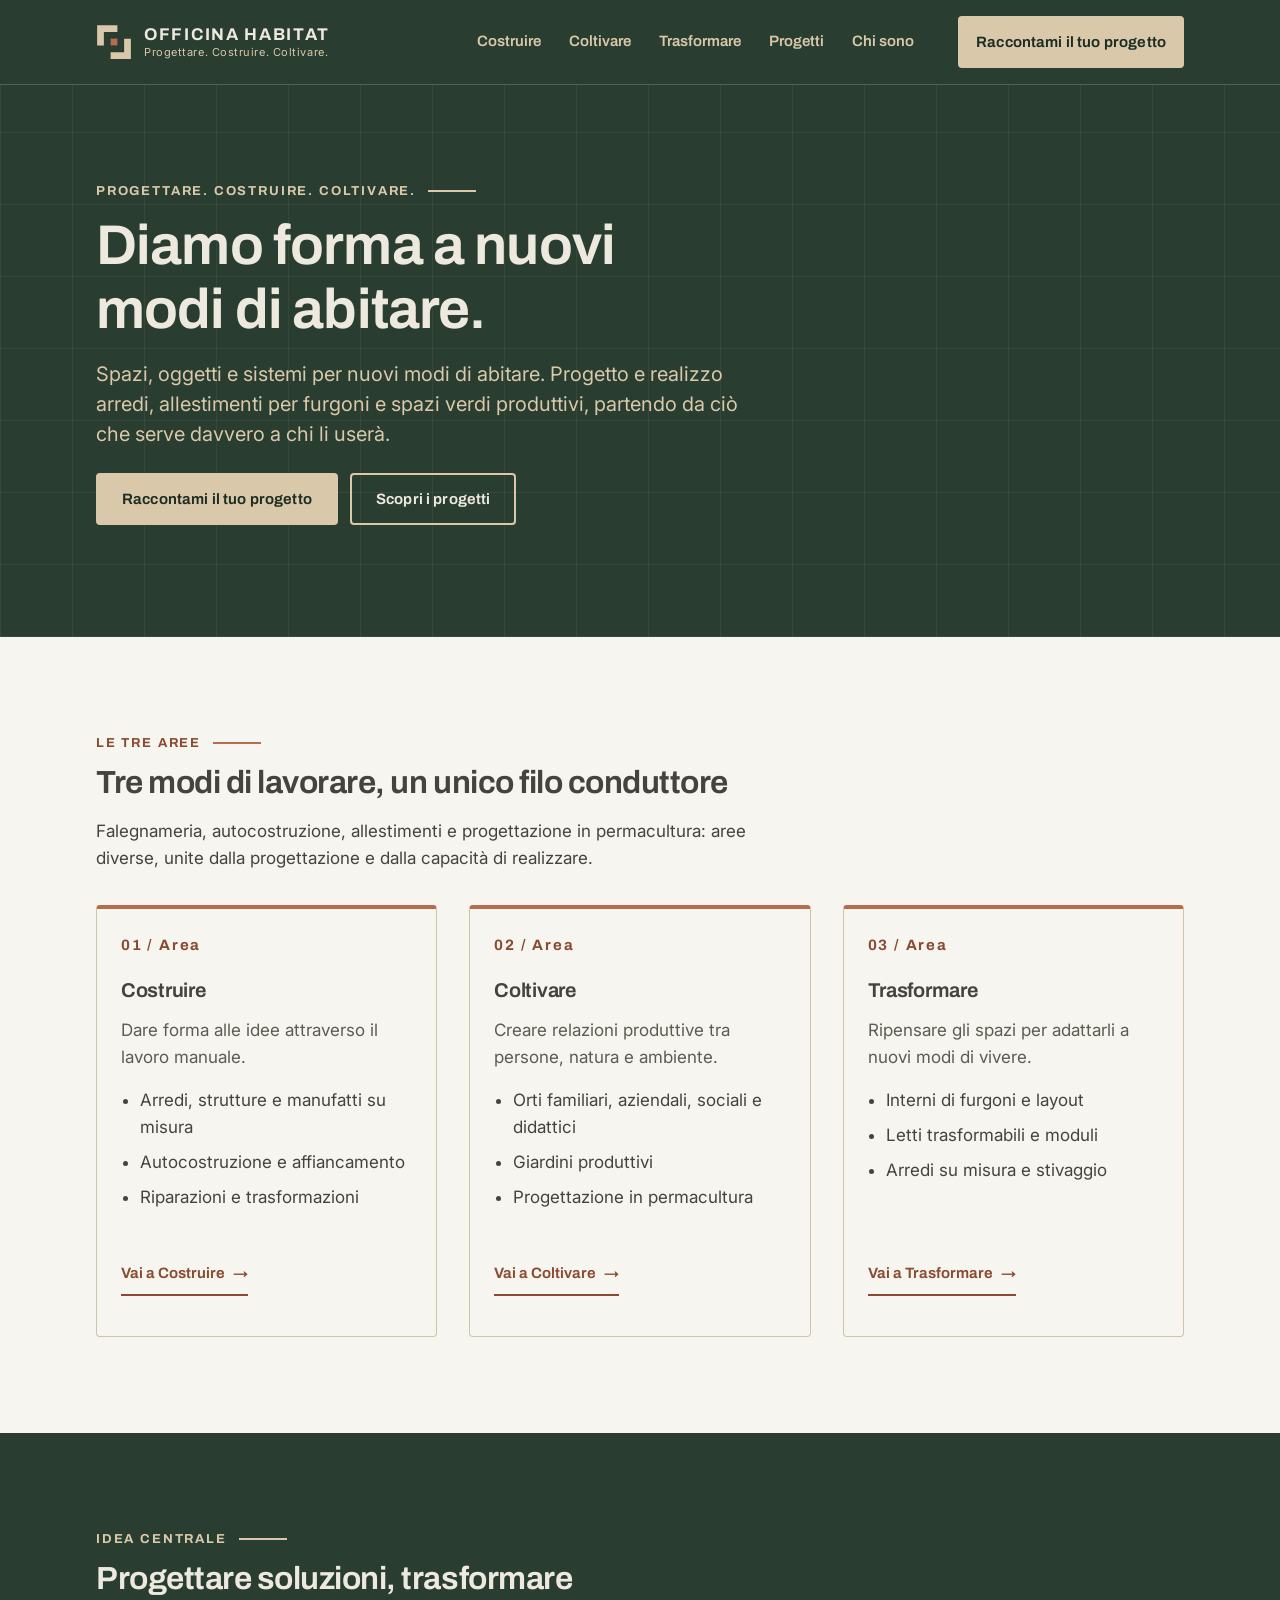
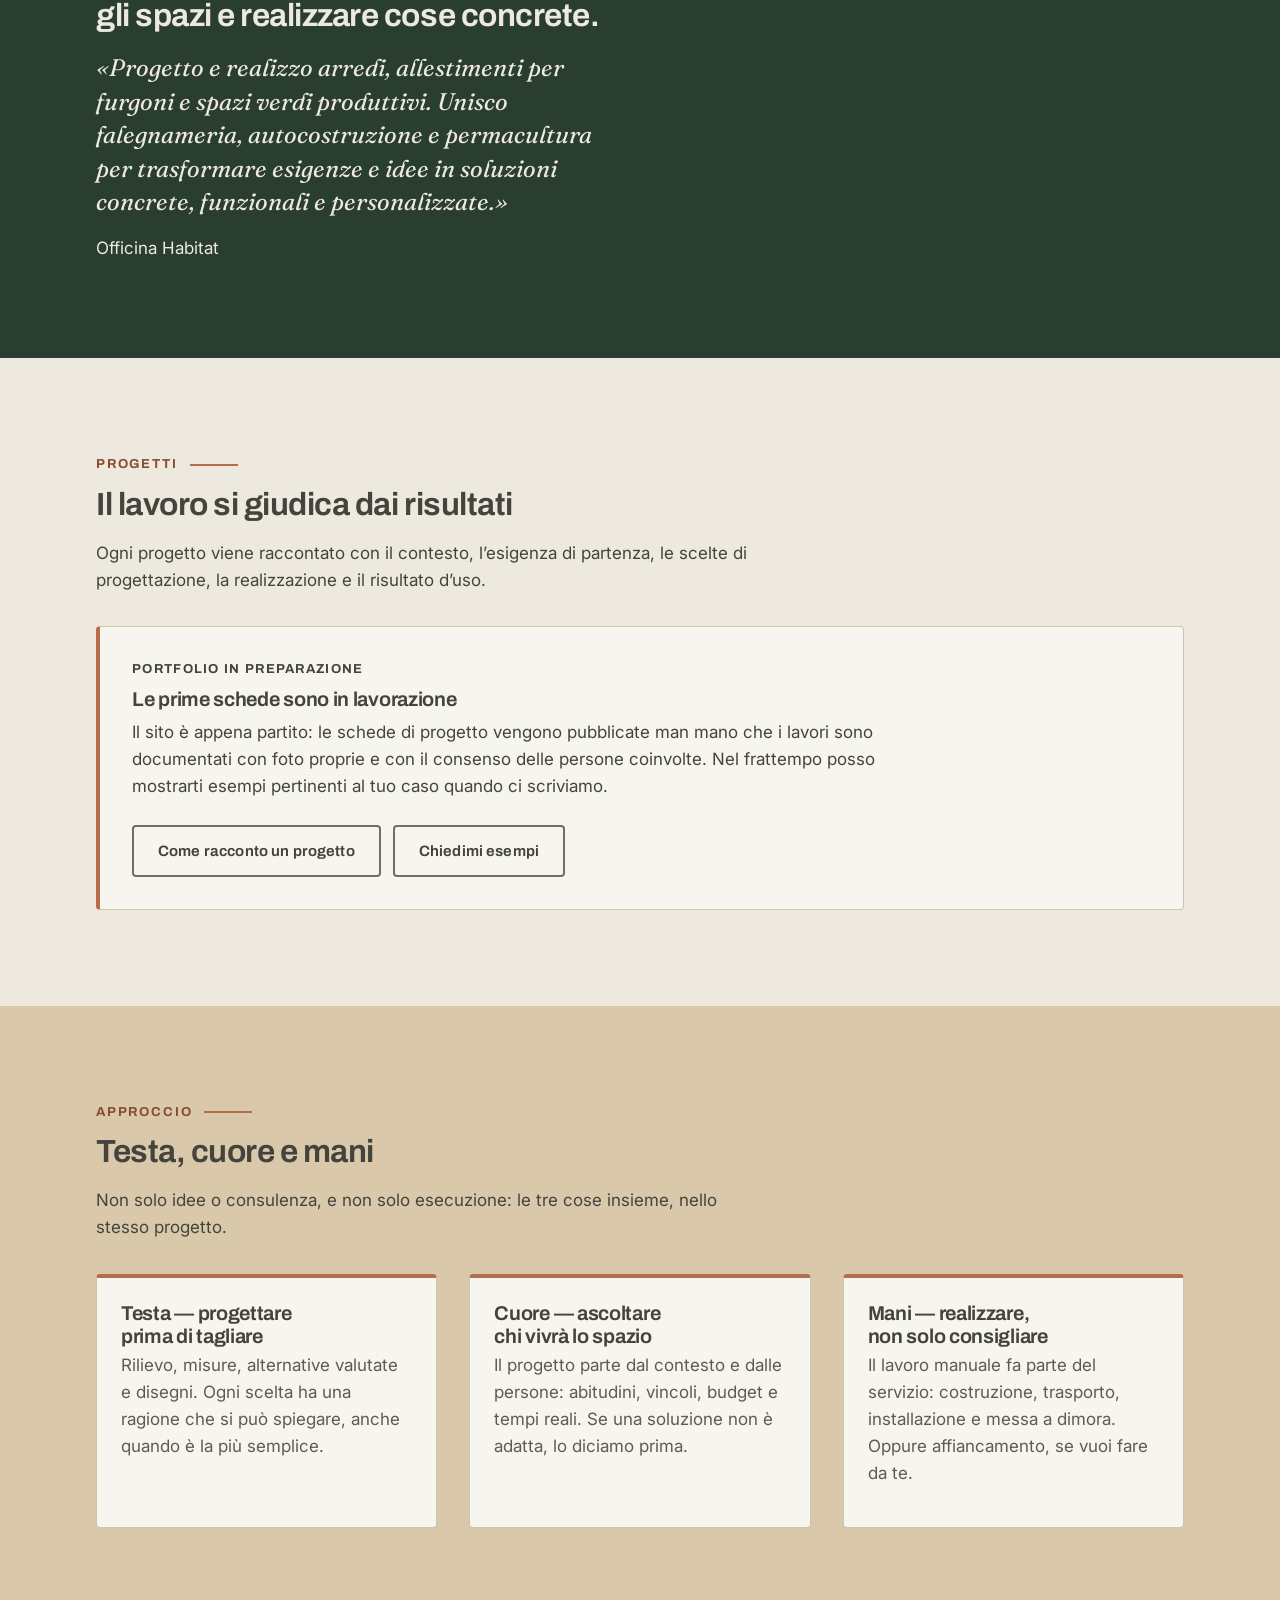
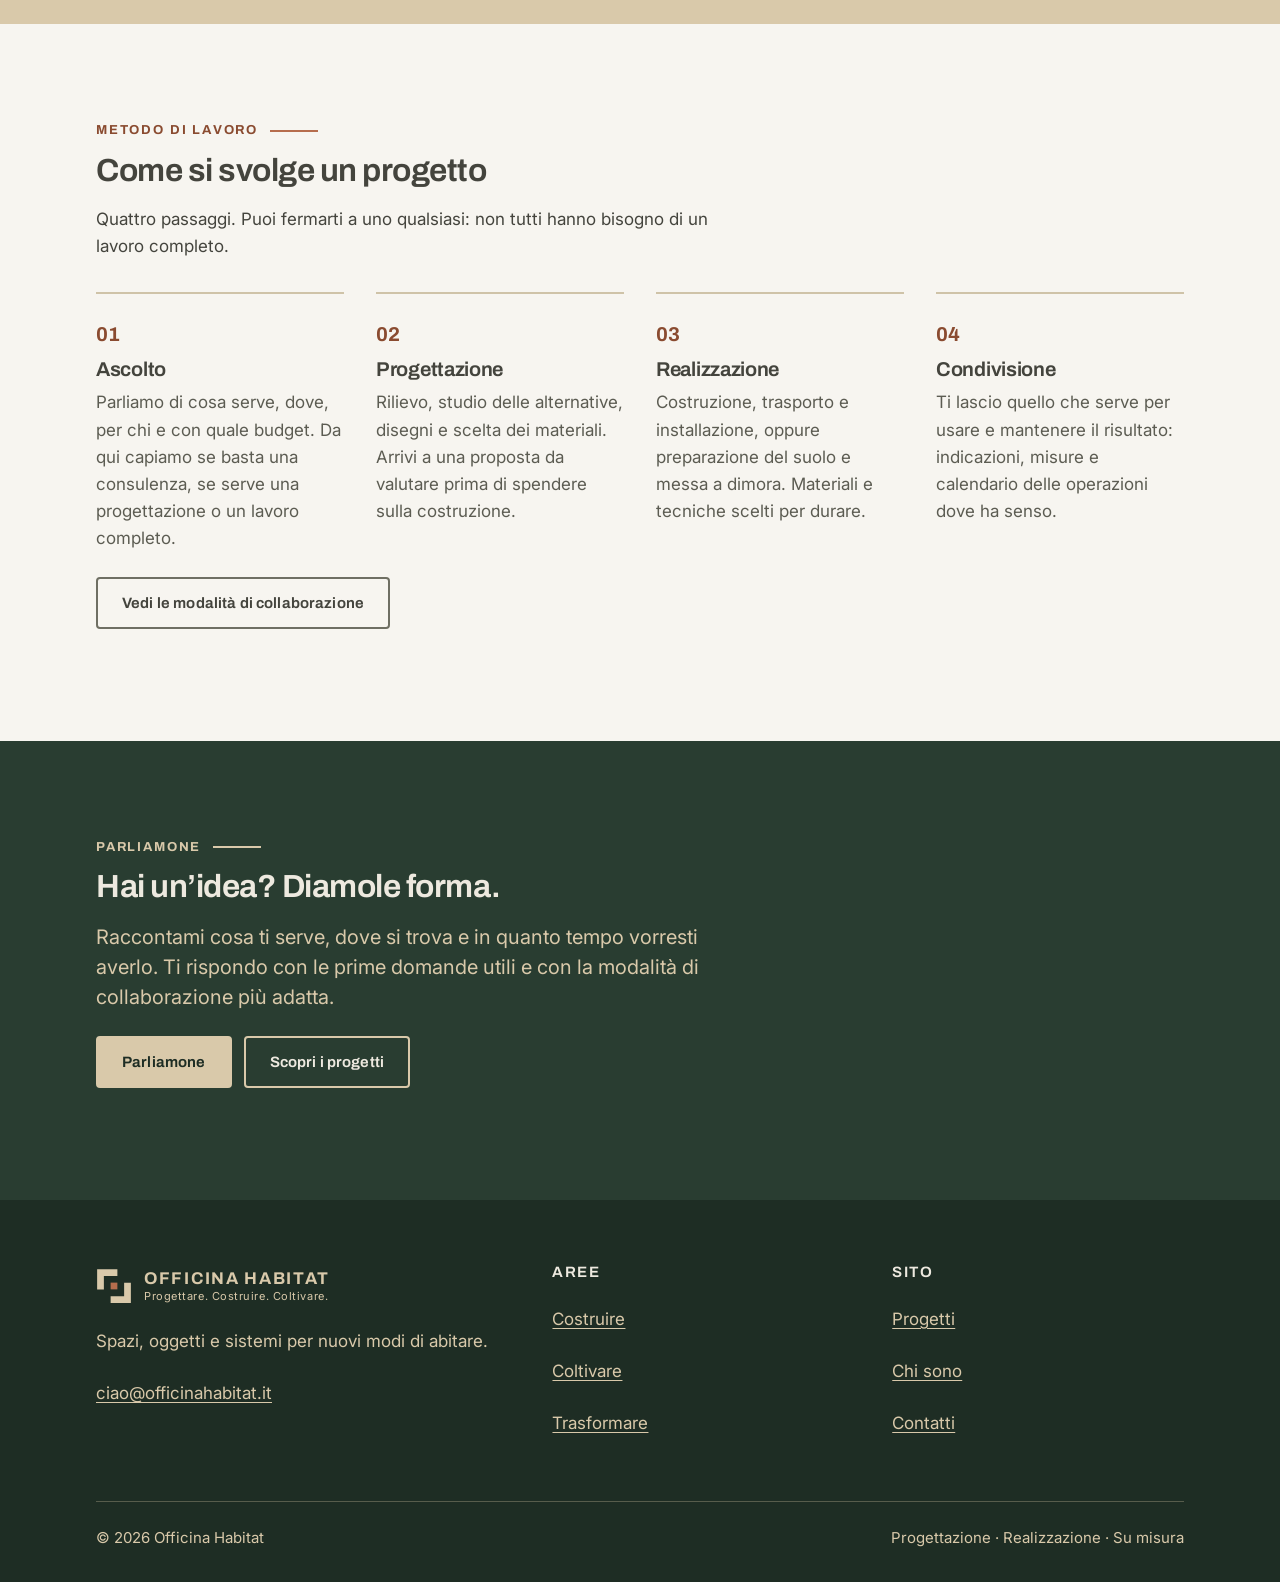
<file: index.html>
<!doctype html>
<html lang="it">
<head>
  <meta charset="utf-8">
  <meta name="viewport" content="width=device-width, initial-scale=1">
  <title>Officina Habitat &mdash; Progettare. Costruire. Coltivare.</title>
  <meta name="description" content="Spazi, oggetti e sistemi per nuovi modi di abitare. Arredi su misura, orti produttivi e allestimenti per furgoni: progettazione e realizzazione.">
  <meta name="theme-color" content="#293D31">
  <meta property="og:title" content="Officina Habitat &mdash; Progettare. Costruire. Coltivare.">
  <meta property="og:description" content="Spazi, oggetti e sistemi per nuovi modi di abitare. Arredi su misura, orti produttivi e allestimenti per furgoni: progettazione e realizzazione.">
  <meta property="og:type" content="website">
  <meta property="og:locale" content="it_IT">
  <link rel="icon" href="assets/img/favicon.svg" type="image/svg+xml">
  <link rel="preconnect" href="https://fonts.googleapis.com">
  <link rel="preconnect" href="https://fonts.gstatic.com" crossorigin>
  <link rel="stylesheet" href="https://fonts.googleapis.com/css2?family=Archivo:wght@400;500;600;700&amp;family=Inter:wght@400;500;600&amp;family=Fraunces:ital,wght@1,400&amp;display=swap">
  <link rel="stylesheet" href="assets/css/style.css">
</head>
<body>
  <a class="salta" href="#principale">Salta al contenuto</a>

  <header class="testa">
    <div class="contenitore testa__interno">
      <a class="marchio" href="index.html">
        <svg class="marchio__segno" viewBox="0 0 32 32" aria-hidden="true" focusable="false"><path d="M1 1h18v6H7v12H1V1Z" fill="currentColor"/><path d="M31 31H13v-6h12V13h6v18Z" fill="currentColor"/><rect x="13" y="13" width="6" height="6" fill="#B66D4D"/></svg>
        <span class="marchio__testo">
          <span class="marchio__nome">Officina Habitat</span>
          <span class="marchio__payoff">Progettare. Costruire. Coltivare.</span>
        </span>
      </a>
      <p class="testa__cta"><a class="btn btn--primario" href="contatti.html">Raccontami il tuo progetto</a></p>
      <nav class="nav-primaria" aria-label="Sezioni del sito">
        <ul class="nav-primaria__lista">
          <li><a href="costruire.html">Costruire</a></li>
          <li><a href="coltivare.html">Coltivare</a></li>
          <li><a href="trasformare.html">Trasformare</a></li>
          <li><a href="progetti.html">Progetti</a></li>
          <li><a href="chi-sono.html">Chi sono</a></li>
        </ul>
      </nav>
    </div>
  </header>

  <main id="principale" tabindex="-1">
    <section class="hero">
      <div class="contenitore hero__interno">
        <p class="occhiello">Progettare. Costruire. Coltivare.</p>
        <h1>Diamo forma a nuovi modi di abitare.</h1>
        <p class="guida">Spazi, oggetti e sistemi per nuovi modi di abitare. Progetto e realizzo arredi, allestimenti per furgoni e spazi verdi produttivi, partendo da ci&ograve; che serve davvero a chi li user&agrave;.</p>
        <p class="azioni">
          <a class="btn btn--primario" href="contatti.html">Raccontami il tuo progetto</a>
          <a class="btn btn--secondario" href="progetti.html">Scopri i progetti</a>
        </p>
      </div>
    </section>

    <section class="sezione su-superficie">
      <div class="contenitore">
        <div class="intestazione-sezione">
          <p class="occhiello">Le tre aree</p>
          <h2>Tre modi di lavorare, un unico filo conduttore</h2>
          <p>Falegnameria, autocostruzione, allestimenti e progettazione in permacultura: aree diverse, unite dalla progettazione e dalla capacit&agrave; di realizzare.</p>
        </div>
        <div class="griglia griglia--3">
          <article class="scheda">
            <span class="area-numero">01 / Area</span>
            <h3 class="scheda__titolo"><a href="costruire.html">Costruire</a></h3>
            <p class="scheda__messaggio">Dare forma alle idee attraverso il lavoro manuale.</p>
            <ul>
              <li>Arredi, strutture e manufatti su misura</li>
              <li>Autocostruzione e affiancamento</li>
              <li>Riparazioni e trasformazioni</li>
            </ul>
            <p class="scheda__fine"><a class="link-avanti" href="costruire.html">Vai a Costruire <span aria-hidden="true">&rarr;</span></a></p>
          </article>
          <article class="scheda">
            <span class="area-numero">02 / Area</span>
            <h3 class="scheda__titolo"><a href="coltivare.html">Coltivare</a></h3>
            <p class="scheda__messaggio">Creare relazioni produttive tra persone, natura e ambiente.</p>
            <ul>
              <li>Orti familiari, aziendali, sociali e didattici</li>
              <li>Giardini produttivi</li>
              <li>Progettazione in permacultura</li>
            </ul>
            <p class="scheda__fine"><a class="link-avanti" href="coltivare.html">Vai a Coltivare <span aria-hidden="true">&rarr;</span></a></p>
          </article>
          <article class="scheda">
            <span class="area-numero">03 / Area</span>
            <h3 class="scheda__titolo"><a href="trasformare.html">Trasformare</a></h3>
            <p class="scheda__messaggio">Ripensare gli spazi per adattarli a nuovi modi di vivere.</p>
            <ul>
              <li>Interni di furgoni e layout</li>
              <li>Letti trasformabili e moduli</li>
              <li>Arredi su misura e stivaggio</li>
            </ul>
            <p class="scheda__fine"><a class="link-avanti" href="trasformare.html">Vai a Trasformare <span aria-hidden="true">&rarr;</span></a></p>
          </article>
        </div>
      </div>
    </section>

    <section class="sezione su-verde">
      <div class="contenitore">
        <p class="occhiello">Idea centrale</p>
        <h2 class="misura-breve">Progettare soluzioni, trasformare gli spazi e realizzare cose concrete.</h2>
        <figure class="citazione">
          <blockquote>
            <p>&laquo;Progetto e realizzo arredi, allestimenti per furgoni e spazi verdi produttivi. Unisco falegnameria, autocostruzione e permacultura per trasformare esigenze e idee in soluzioni concrete, funzionali e personalizzate.&raquo;</p>
          </blockquote>
          <figcaption>Officina Habitat</figcaption>
        </figure>
      </div>
    </section>

    <section class="sezione">
      <div class="contenitore">
        <div class="intestazione-sezione">
          <p class="occhiello">Progetti</p>
          <h2>Il lavoro si giudica dai risultati</h2>
          <p>Ogni progetto viene raccontato con il contesto, l&rsquo;esigenza di partenza, le scelte di progettazione, la realizzazione e il risultato d&rsquo;uso.</p>
        </div>
        <div class="stato">
          <span class="stato__segno">Portfolio in preparazione</span>
          <h3>Le prime schede sono in lavorazione</h3>
          <p>Il sito &egrave; appena partito: le schede di progetto vengono pubblicate man mano che i lavori sono documentati con foto proprie e con il consenso delle persone coinvolte. Nel frattempo posso mostrarti esempi pertinenti al tuo caso quando ci scriviamo.</p>
          <p class="azioni">
            <a class="btn btn--secondario" href="progetti.html">Come racconto un progetto</a>
            <a class="btn btn--secondario" href="contatti.html">Chiedimi esempi</a>
          </p>
        </div>
      </div>
    </section>

    <section class="sezione su-sabbia">
      <div class="contenitore">
        <div class="intestazione-sezione">
          <p class="occhiello">Approccio</p>
          <h2>Testa, cuore e mani</h2>
          <p>Non solo idee o consulenza, e non solo esecuzione: le tre cose insieme, nello stesso progetto.</p>
        </div>
        <div class="griglia griglia--3">
          <article class="scheda">
            <h3 class="scheda__titolo">Testa &mdash; progettare prima di tagliare</h3>
            <p class="scheda__messaggio">Rilievo, misure, alternative valutate e disegni. Ogni scelta ha una ragione che si pu&ograve; spiegare, anche quando &egrave; la pi&ugrave; semplice.</p>
          </article>
          <article class="scheda">
            <h3 class="scheda__titolo">Cuore &mdash; ascoltare chi vivr&agrave; lo spazio</h3>
            <p class="scheda__messaggio">Il progetto parte dal contesto e dalle persone: abitudini, vincoli, budget e tempi reali. Se una soluzione non &egrave; adatta, lo diciamo prima.</p>
          </article>
          <article class="scheda">
            <h3 class="scheda__titolo">Mani &mdash; realizzare, non solo consigliare</h3>
            <p class="scheda__messaggio">Il lavoro manuale fa parte del servizio: costruzione, trasporto, installazione e messa a dimora. Oppure affiancamento, se vuoi fare da te.</p>
          </article>
        </div>
      </div>
    </section>

    <section class="sezione su-superficie">
      <div class="contenitore">
        <div class="intestazione-sezione">
          <p class="occhiello">Metodo di lavoro</p>
          <h2>Come si svolge un progetto</h2>
          <p>Quattro passaggi. Puoi fermarti a uno qualsiasi: non tutti hanno bisogno di un lavoro completo.</p>
        </div>
        <ol class="passi">
          <li>
            <h3>Ascolto</h3>
            <p>Parliamo di cosa serve, dove, per chi e con quale budget. Da qui capiamo se basta una consulenza, se serve una progettazione o un lavoro completo.</p>
          </li>
          <li>
            <h3>Progettazione</h3>
            <p>Rilievo, studio delle alternative, disegni e scelta dei materiali. Arrivi a una proposta da valutare prima di spendere sulla costruzione.</p>
          </li>
          <li>
            <h3>Realizzazione</h3>
            <p>Costruzione, trasporto e installazione, oppure preparazione del suolo e messa a dimora. Materiali e tecniche scelti per durare.</p>
          </li>
          <li>
            <h3>Condivisione</h3>
            <p>Ti lascio quello che serve per usare e mantenere il risultato: indicazioni, misure e calendario delle operazioni dove ha senso.</p>
          </li>
        </ol>
        <p class="azioni"><a class="btn btn--secondario" href="contatti.html">Vedi le modalit&agrave; di collaborazione</a></p>
      </div>
    </section>

    <section class="sezione su-verde">
      <div class="contenitore">
        <p class="occhiello">Parliamone</p>
        <h2>Hai un&rsquo;idea? Diamole forma.</h2>
        <p class="guida misura-breve">Raccontami cosa ti serve, dove si trova e in quanto tempo vorresti averlo. Ti rispondo con le prime domande utili e con la modalit&agrave; di collaborazione pi&ugrave; adatta.</p>
        <p class="azioni">
          <a class="btn btn--primario" href="contatti.html">Parliamone</a>
          <a class="btn btn--secondario" href="progetti.html">Scopri i progetti</a>
        </p>
      </div>
    </section>

  </main>

  <footer class="pie">
    <div class="contenitore">
      <div class="pie__griglia">
        <div>
          <a class="marchio" href="index.html">
            <svg class="marchio__segno" viewBox="0 0 32 32" aria-hidden="true" focusable="false"><path d="M1 1h18v6H7v12H1V1Z" fill="currentColor"/><path d="M31 31H13v-6h12V13h6v18Z" fill="currentColor"/><rect x="13" y="13" width="6" height="6" fill="#B66D4D"/></svg>
            <span class="marchio__testo">
              <span class="marchio__nome">Officina Habitat</span>
              <span class="marchio__payoff">Progettare. Costruire. Coltivare.</span>
            </span>
          </a>
          <p style="margin-top:1rem">Spazi, oggetti e sistemi per nuovi modi di abitare.</p>
          <p><a href="mailto:ciao@officinahabitat.it">ciao@officinahabitat.it</a></p>
        </div>
        <div>
          <h2>Aree</h2>
          <ul>
            <li><a href="costruire.html">Costruire</a></li>
            <li><a href="coltivare.html">Coltivare</a></li>
            <li><a href="trasformare.html">Trasformare</a></li>
          </ul>
        </div>
        <div>
          <h2>Sito</h2>
          <ul>
            <li><a href="progetti.html">Progetti</a></li>
            <li><a href="chi-sono.html">Chi sono</a></li>
            <li><a href="contatti.html">Contatti</a></li>
          </ul>
        </div>
      </div>
      <div class="pie__chiusura">
        <p>&copy; 2026 Officina Habitat</p>
        <p>Progettazione &middot; Realizzazione &middot; Su misura</p>
      </div>
    </div>
  </footer>
</body>
</html>
</file>
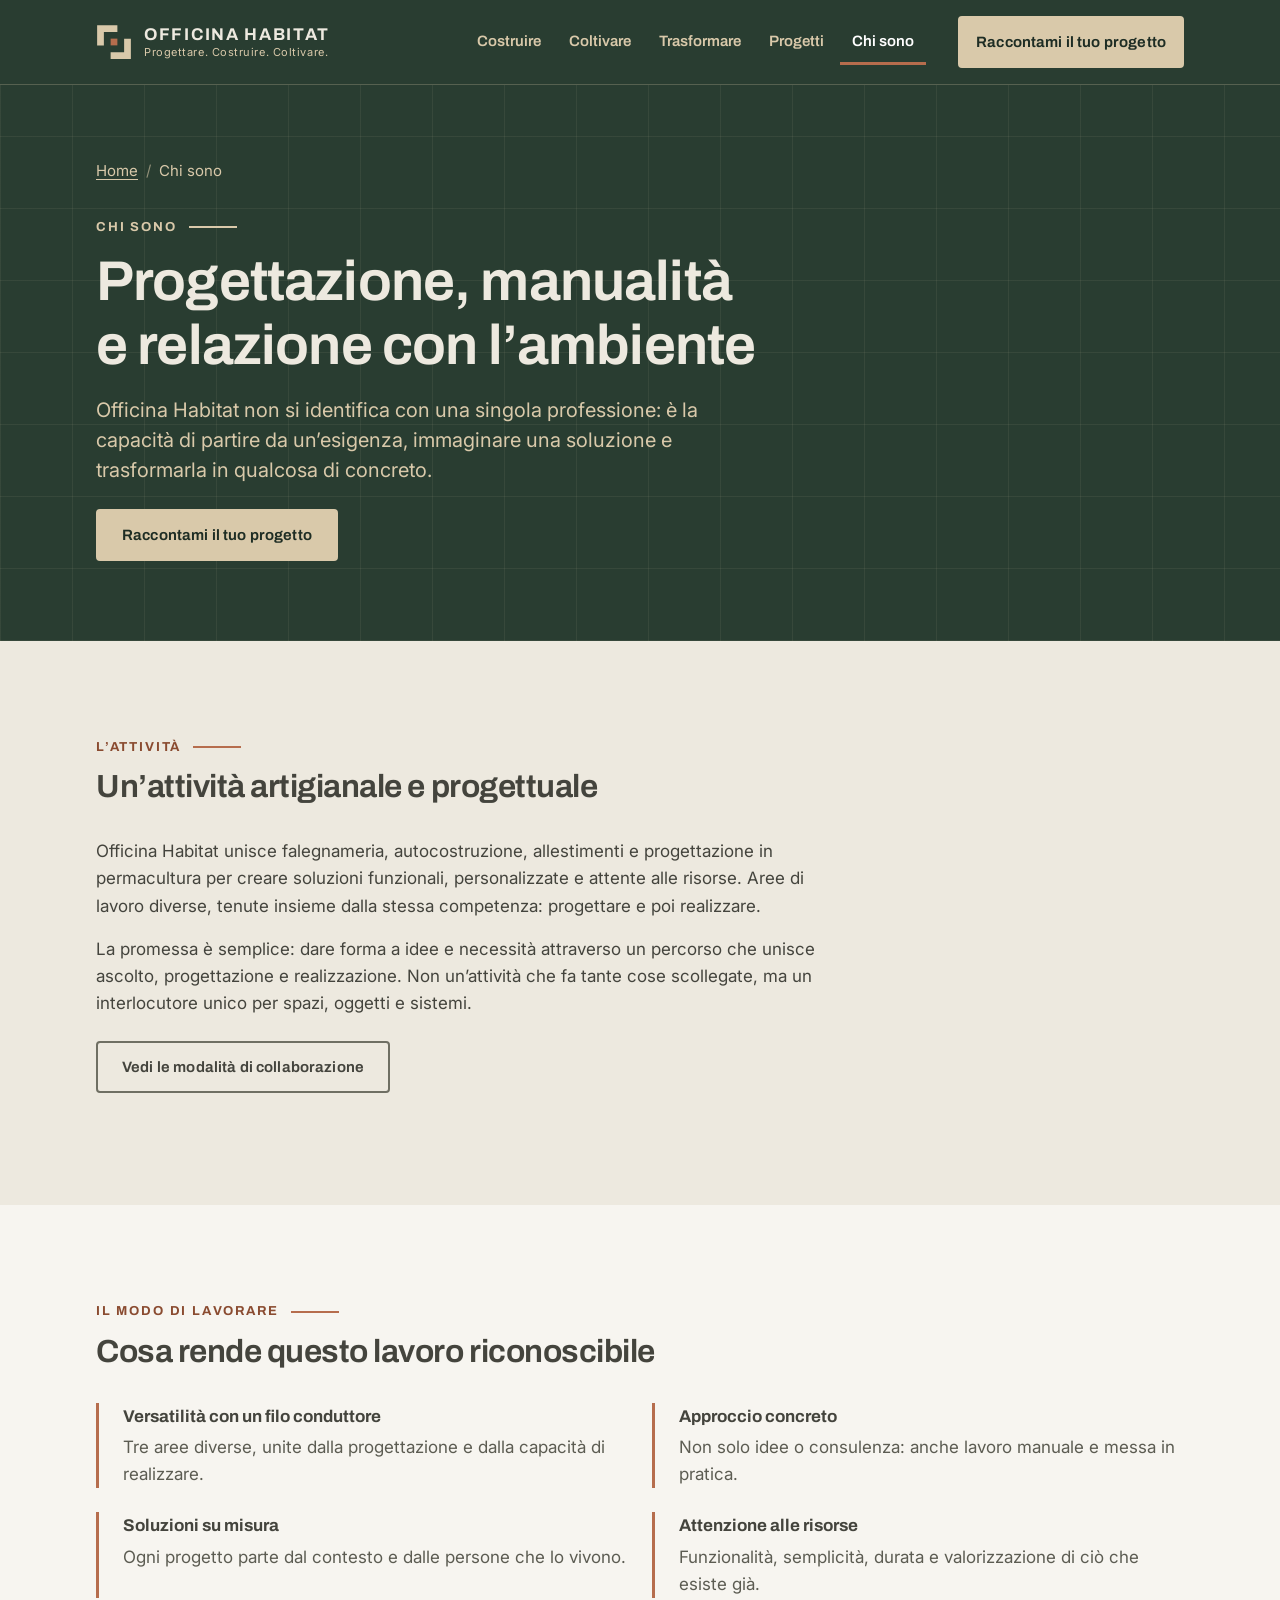
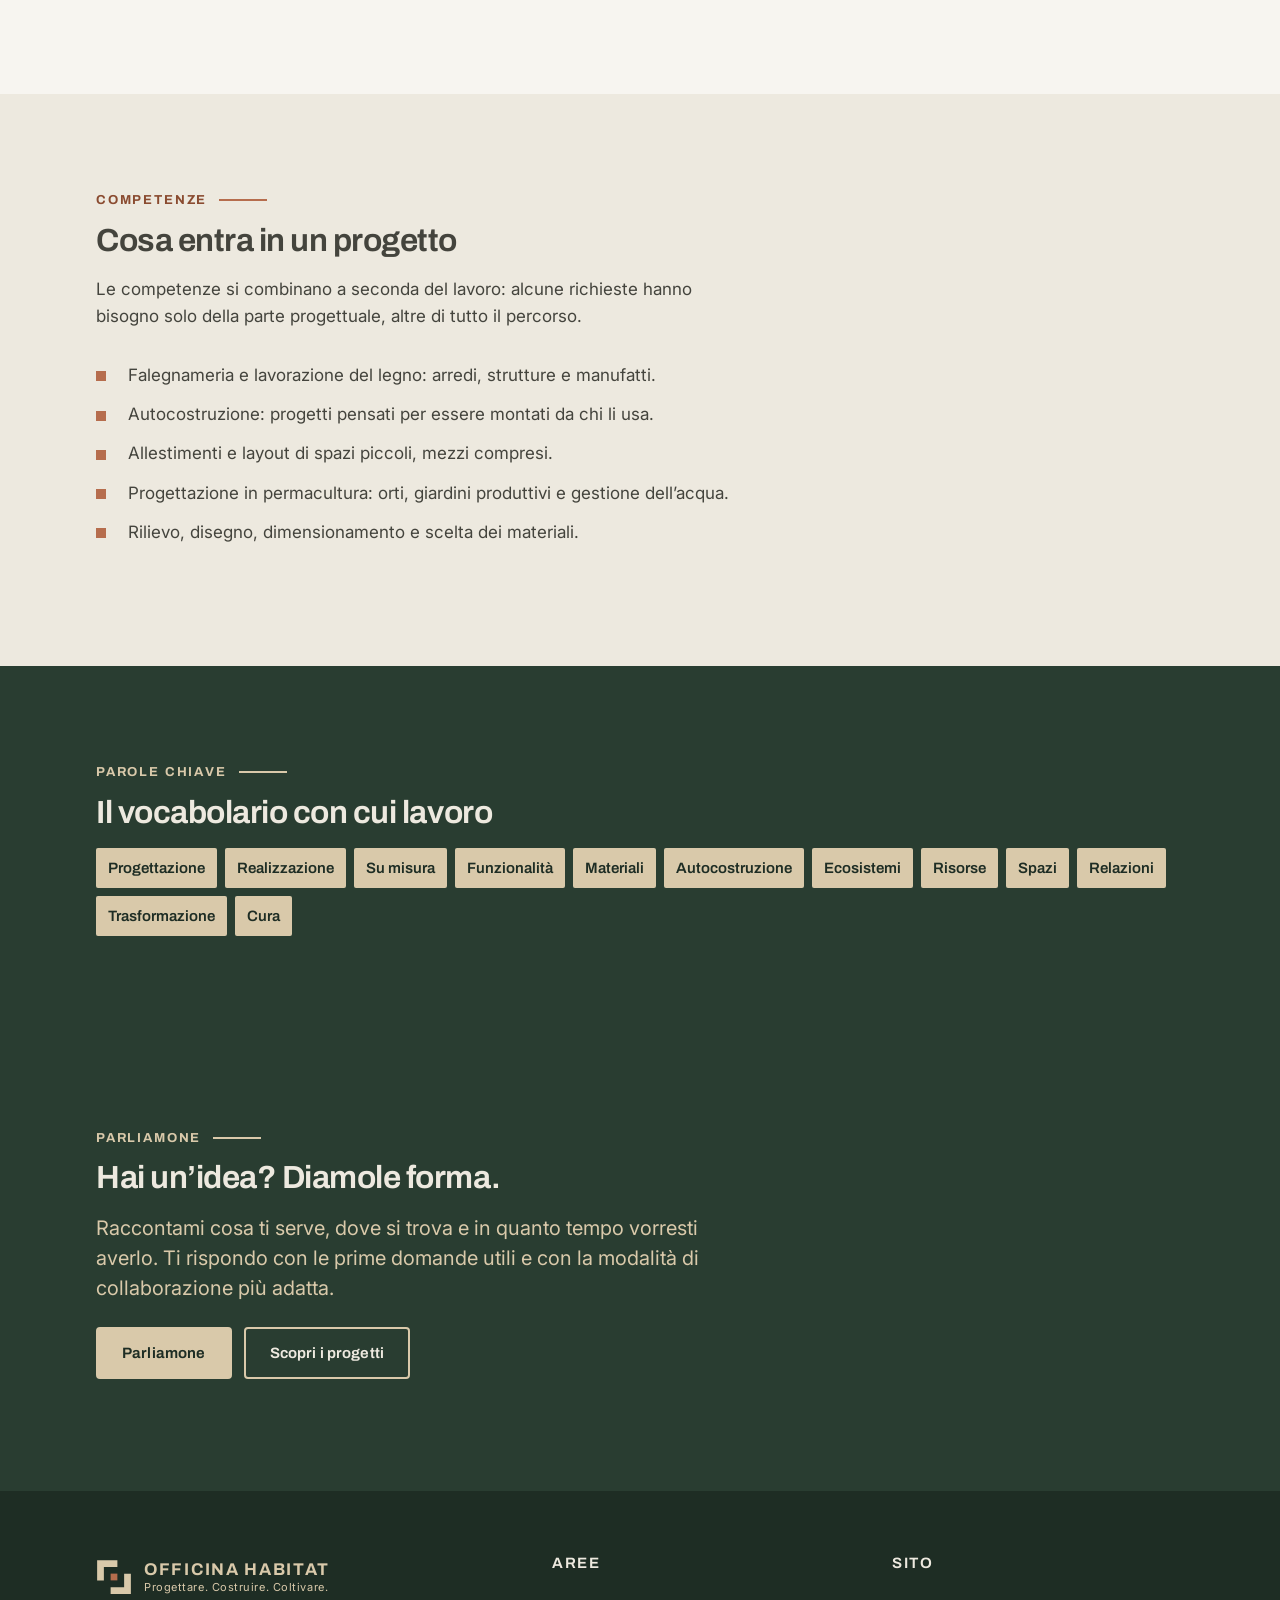
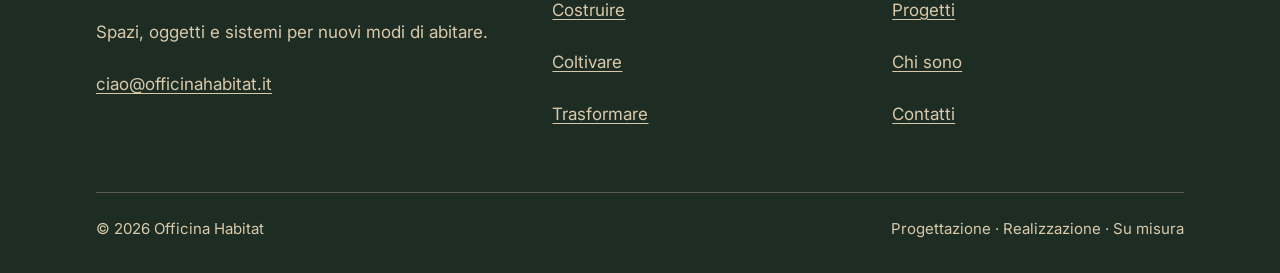
<file: chi-sono.html>
<!doctype html>
<html lang="it">
<head>
  <meta charset="utf-8">
  <meta name="viewport" content="width=device-width, initial-scale=1">
  <title>Chi sono &mdash; Officina Habitat</title>
  <meta name="description" content="Un&rsquo;attivit&agrave; artigianale e progettuale che unisce falegnameria, autocostruzione, allestimenti e progettazione in permacultura.">
  <meta name="theme-color" content="#293D31">
  <meta property="og:title" content="Chi sono &mdash; Officina Habitat">
  <meta property="og:description" content="Un&rsquo;attivit&agrave; artigianale e progettuale che unisce falegnameria, autocostruzione, allestimenti e progettazione in permacultura.">
  <meta property="og:type" content="website">
  <meta property="og:locale" content="it_IT">
  <link rel="icon" href="assets/img/favicon.svg" type="image/svg+xml">
  <link rel="preconnect" href="https://fonts.googleapis.com">
  <link rel="preconnect" href="https://fonts.gstatic.com" crossorigin>
  <link rel="stylesheet" href="https://fonts.googleapis.com/css2?family=Archivo:wght@400;500;600;700&amp;family=Inter:wght@400;500;600&amp;family=Fraunces:ital,wght@1,400&amp;display=swap">
  <link rel="stylesheet" href="assets/css/style.css">
</head>
<body>
  <a class="salta" href="#principale">Salta al contenuto</a>

  <header class="testa">
    <div class="contenitore testa__interno">
      <a class="marchio" href="index.html">
        <svg class="marchio__segno" viewBox="0 0 32 32" aria-hidden="true" focusable="false"><path d="M1 1h18v6H7v12H1V1Z" fill="currentColor"/><path d="M31 31H13v-6h12V13h6v18Z" fill="currentColor"/><rect x="13" y="13" width="6" height="6" fill="#B66D4D"/></svg>
        <span class="marchio__testo">
          <span class="marchio__nome">Officina Habitat</span>
          <span class="marchio__payoff">Progettare. Costruire. Coltivare.</span>
        </span>
      </a>
      <p class="testa__cta"><a class="btn btn--primario" href="contatti.html">Raccontami il tuo progetto</a></p>
      <nav class="nav-primaria" aria-label="Sezioni del sito">
        <ul class="nav-primaria__lista">
          <li><a href="costruire.html">Costruire</a></li>
          <li><a href="coltivare.html">Coltivare</a></li>
          <li><a href="trasformare.html">Trasformare</a></li>
          <li><a href="progetti.html">Progetti</a></li>
          <li><a href="chi-sono.html" aria-current="page">Chi sono</a></li>
        </ul>
      </nav>
    </div>
  </header>

  <main id="principale" tabindex="-1">
    <section class="hero hero--pagina">
      <div class="contenitore hero__interno">
        <nav class="briciole" aria-label="Percorso">
          <ol>
            <li><a href="index.html">Home</a></li>
            <li aria-current="page">Chi sono</li>
          </ol>
        </nav>
        <p class="occhiello">Chi sono</p>
        <h1>Progettazione, manualit&agrave; e relazione con l&rsquo;ambiente</h1>
        <p class="guida">Officina Habitat non si identifica con una singola professione: &egrave; la capacit&agrave; di partire da un&rsquo;esigenza, immaginare una soluzione e trasformarla in qualcosa di concreto.</p>
        <p class="azioni"><a class="btn btn--primario" href="contatti.html">Raccontami il tuo progetto</a></p>
      </div>
    </section>
    <section class="sezione">
      <div class="contenitore">
        <div class="intestazione-sezione">
          <p class="occhiello">L&rsquo;attivit&agrave;</p>
          <h2>Un&rsquo;attivit&agrave; artigianale e progettuale</h2>
        </div>
        <p>Officina Habitat unisce falegnameria, autocostruzione, allestimenti e progettazione in permacultura per creare soluzioni funzionali, personalizzate e attente alle risorse. Aree di lavoro diverse, tenute insieme dalla stessa competenza: progettare e poi realizzare.</p>
        <p>La promessa &egrave; semplice: dare forma a idee e necessit&agrave; attraverso un percorso che unisce ascolto, progettazione e realizzazione. Non un&rsquo;attivit&agrave; che fa tante cose scollegate, ma un interlocutore unico per spazi, oggetti e sistemi.</p>
        <p class="azioni"><a class="btn btn--secondario" href="contatti.html">Vedi le modalit&agrave; di collaborazione</a></p>
      </div>
    </section>

    <section class="sezione su-superficie">
      <div class="contenitore">
        <div class="intestazione-sezione">
          <p class="occhiello">Il modo di lavorare</p>
          <h2>Cosa rende questo lavoro riconoscibile</h2>
        </div>
        <ul class="elenco-tratti">
          <li><strong>Versatilit&agrave; con un filo conduttore</strong><p>Tre aree diverse, unite dalla progettazione e dalla capacit&agrave; di realizzare.</p></li>
          <li><strong>Approccio concreto</strong><p>Non solo idee o consulenza: anche lavoro manuale e messa in pratica.</p></li>
          <li><strong>Soluzioni su misura</strong><p>Ogni progetto parte dal contesto e dalle persone che lo vivono.</p></li>
          <li><strong>Attenzione alle risorse</strong><p>Funzionalit&agrave;, semplicit&agrave;, durata e valorizzazione di ci&ograve; che esiste gi&agrave;.</p></li>
        </ul>
      </div>
    </section>

    <!-- TODO: inserire qui la storia personale, la formazione e gli anni di
         esperienza reali (vedi TODO.md). Finché non ci sono dati veri,
         questa sezione resta fuori dal sito invece di contenere testo inventato. -->

    <section class="sezione">
      <div class="contenitore">
        <div class="intestazione-sezione">
          <p class="occhiello">Competenze</p>
          <h2>Cosa entra in un progetto</h2>
          <p>Le competenze si combinano a seconda del lavoro: alcune richieste hanno bisogno solo della parte progettuale, altre di tutto il percorso.</p>
        </div>
        <ul class="elenco-segni">
          <li>Falegnameria e lavorazione del legno: arredi, strutture e manufatti.</li>
          <li>Autocostruzione: progetti pensati per essere montati da chi li usa.</li>
          <li>Allestimenti e layout di spazi piccoli, mezzi compresi.</li>
          <li>Progettazione in permacultura: orti, giardini produttivi e gestione dell&rsquo;acqua.</li>
          <li>Rilievo, disegno, dimensionamento e scelta dei materiali.</li>
        </ul>
      </div>
    </section>

    <section class="sezione su-verde">
      <div class="contenitore">
        <p class="occhiello">Parole chiave</p>
        <h2 class="misura-breve">Il vocabolario con cui lavoro</h2>
        <ul class="parole-chiave">
          <li>Progettazione</li><li>Realizzazione</li><li>Su misura</li><li>Funzionalit&agrave;</li>
          <li>Materiali</li><li>Autocostruzione</li><li>Ecosistemi</li><li>Risorse</li>
          <li>Spazi</li><li>Relazioni</li><li>Trasformazione</li><li>Cura</li>
        </ul>
      </div>
    </section>

    <section class="sezione su-verde">
      <div class="contenitore">
        <p class="occhiello">Parliamone</p>
        <h2>Hai un&rsquo;idea? Diamole forma.</h2>
        <p class="guida misura-breve">Raccontami cosa ti serve, dove si trova e in quanto tempo vorresti averlo. Ti rispondo con le prime domande utili e con la modalit&agrave; di collaborazione pi&ugrave; adatta.</p>
        <p class="azioni">
          <a class="btn btn--primario" href="contatti.html">Parliamone</a>
          <a class="btn btn--secondario" href="progetti.html">Scopri i progetti</a>
        </p>
      </div>
    </section>

  </main>

  <footer class="pie">
    <div class="contenitore">
      <div class="pie__griglia">
        <div>
          <a class="marchio" href="index.html">
            <svg class="marchio__segno" viewBox="0 0 32 32" aria-hidden="true" focusable="false"><path d="M1 1h18v6H7v12H1V1Z" fill="currentColor"/><path d="M31 31H13v-6h12V13h6v18Z" fill="currentColor"/><rect x="13" y="13" width="6" height="6" fill="#B66D4D"/></svg>
            <span class="marchio__testo">
              <span class="marchio__nome">Officina Habitat</span>
              <span class="marchio__payoff">Progettare. Costruire. Coltivare.</span>
            </span>
          </a>
          <p style="margin-top:1rem">Spazi, oggetti e sistemi per nuovi modi di abitare.</p>
          <p><a href="mailto:ciao@officinahabitat.it">ciao@officinahabitat.it</a></p>
        </div>
        <div>
          <h2>Aree</h2>
          <ul>
            <li><a href="costruire.html">Costruire</a></li>
            <li><a href="coltivare.html">Coltivare</a></li>
            <li><a href="trasformare.html">Trasformare</a></li>
          </ul>
        </div>
        <div>
          <h2>Sito</h2>
          <ul>
            <li><a href="progetti.html">Progetti</a></li>
            <li><a href="chi-sono.html">Chi sono</a></li>
            <li><a href="contatti.html">Contatti</a></li>
          </ul>
        </div>
      </div>
      <div class="pie__chiusura">
        <p>&copy; 2026 Officina Habitat</p>
        <p>Progettazione &middot; Realizzazione &middot; Su misura</p>
      </div>
    </div>
  </footer>
</body>
</html>
</file>
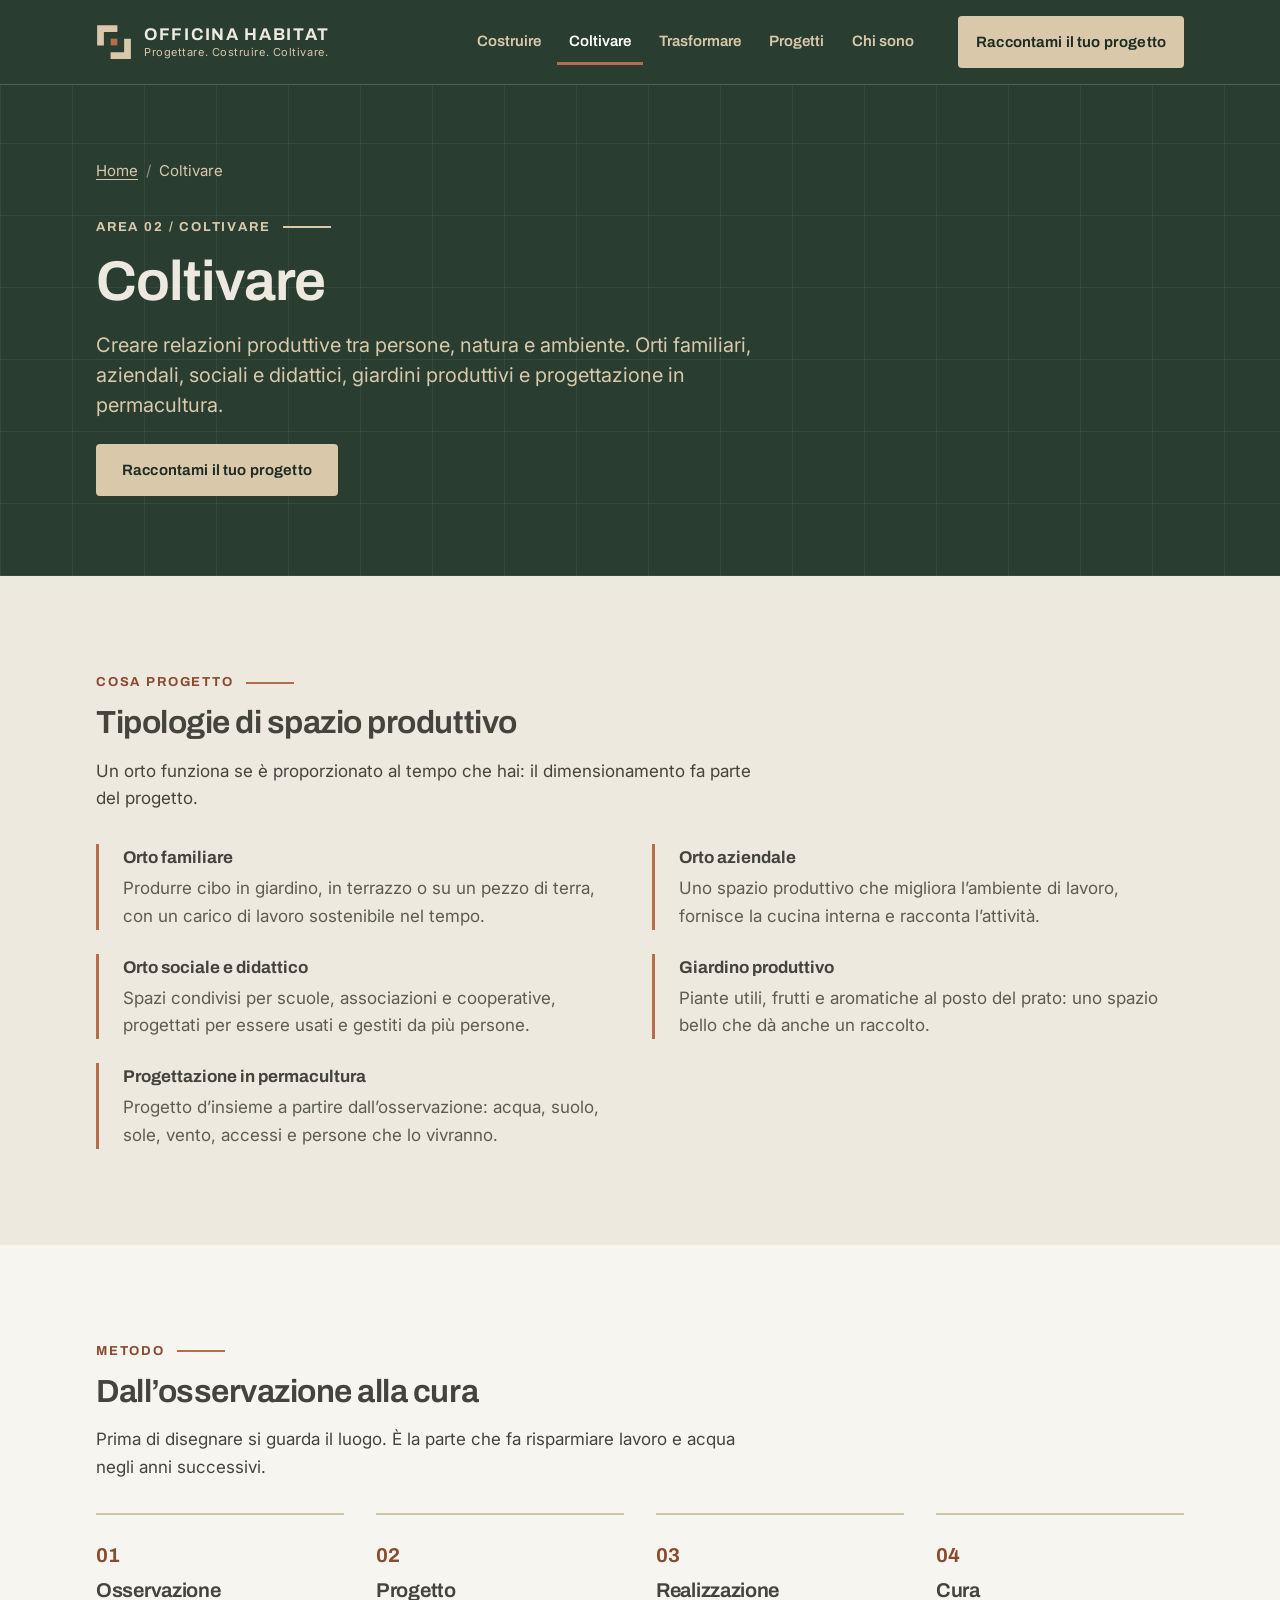
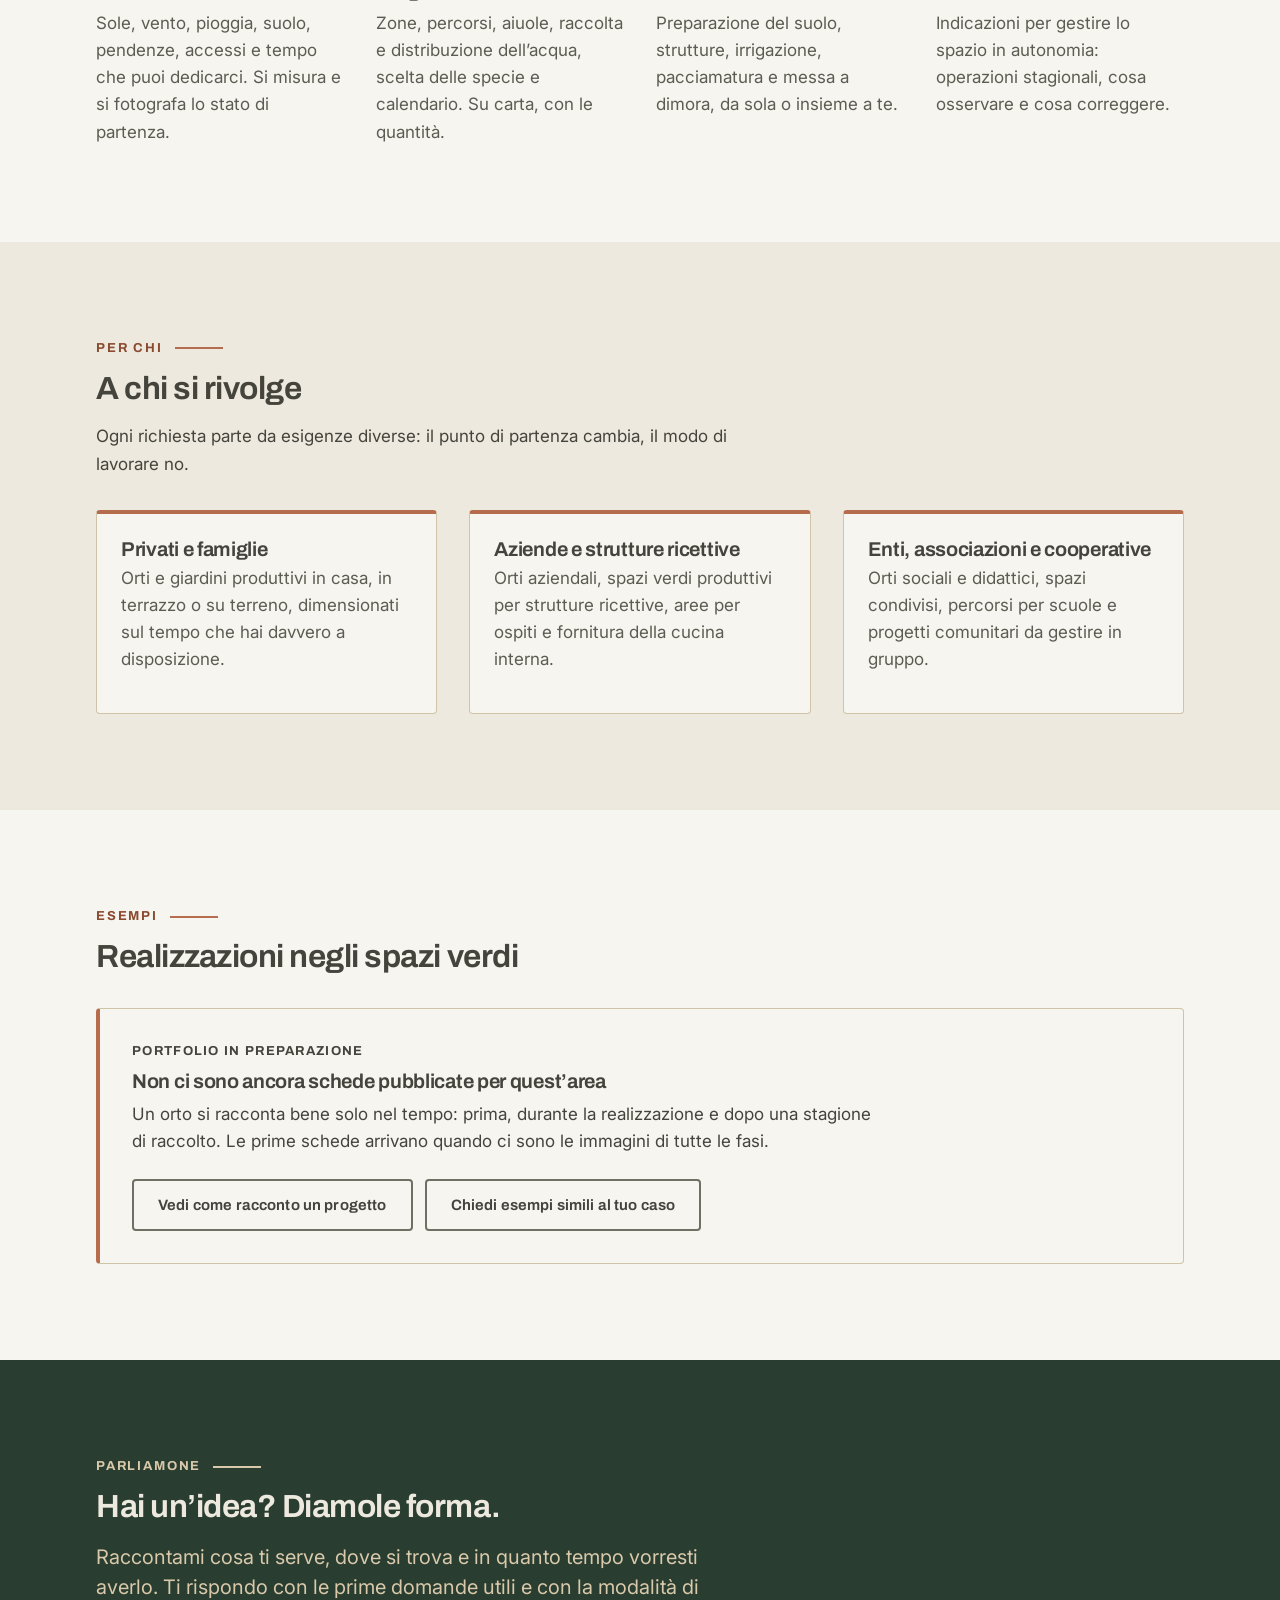
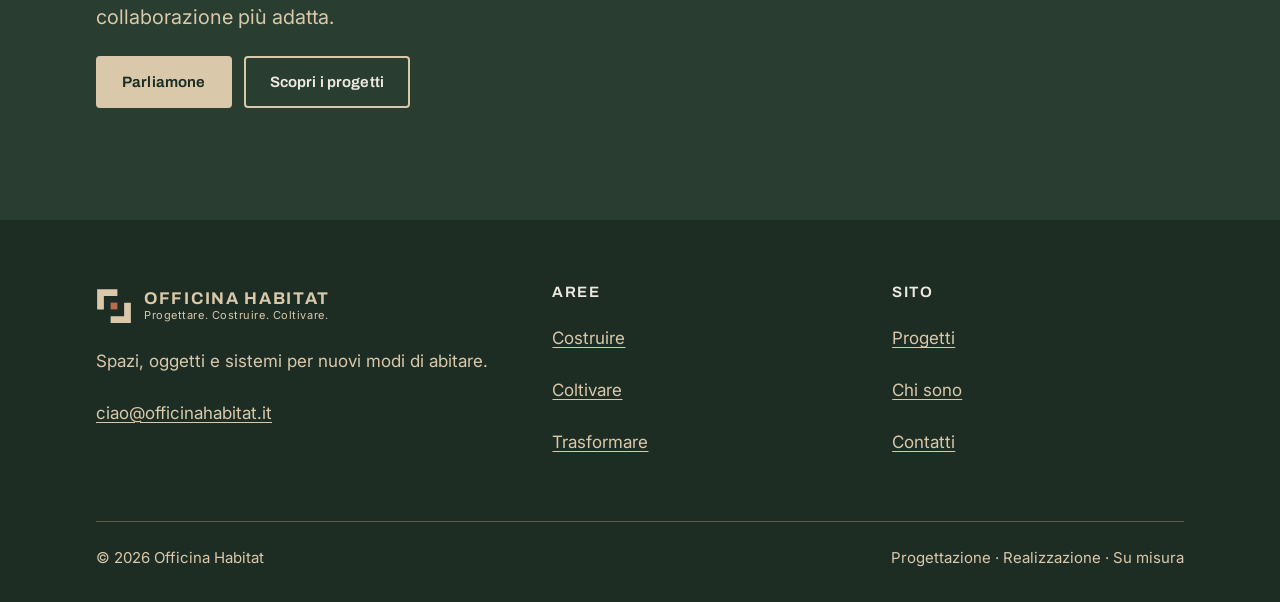
<file: coltivare.html>
<!doctype html>
<html lang="it">
<head>
  <meta charset="utf-8">
  <meta name="viewport" content="width=device-width, initial-scale=1">
  <title>Coltivare &mdash; orti e progettazione in permacultura | Officina Habitat</title>
  <meta name="description" content="Orti familiari, aziendali, sociali e didattici, giardini produttivi e progettazione in permacultura: dall&rsquo;osservazione del luogo alla cura.">
  <meta name="theme-color" content="#293D31">
  <meta property="og:title" content="Coltivare &mdash; orti e progettazione in permacultura | Officina Habitat">
  <meta property="og:description" content="Orti familiari, aziendali, sociali e didattici, giardini produttivi e progettazione in permacultura: dall&rsquo;osservazione del luogo alla cura.">
  <meta property="og:type" content="website">
  <meta property="og:locale" content="it_IT">
  <link rel="icon" href="assets/img/favicon.svg" type="image/svg+xml">
  <link rel="preconnect" href="https://fonts.googleapis.com">
  <link rel="preconnect" href="https://fonts.gstatic.com" crossorigin>
  <link rel="stylesheet" href="https://fonts.googleapis.com/css2?family=Archivo:wght@400;500;600;700&amp;family=Inter:wght@400;500;600&amp;family=Fraunces:ital,wght@1,400&amp;display=swap">
  <link rel="stylesheet" href="assets/css/style.css">
</head>
<body>
  <a class="salta" href="#principale">Salta al contenuto</a>

  <header class="testa">
    <div class="contenitore testa__interno">
      <a class="marchio" href="index.html">
        <svg class="marchio__segno" viewBox="0 0 32 32" aria-hidden="true" focusable="false"><path d="M1 1h18v6H7v12H1V1Z" fill="currentColor"/><path d="M31 31H13v-6h12V13h6v18Z" fill="currentColor"/><rect x="13" y="13" width="6" height="6" fill="#B66D4D"/></svg>
        <span class="marchio__testo">
          <span class="marchio__nome">Officina Habitat</span>
          <span class="marchio__payoff">Progettare. Costruire. Coltivare.</span>
        </span>
      </a>
      <p class="testa__cta"><a class="btn btn--primario" href="contatti.html">Raccontami il tuo progetto</a></p>
      <nav class="nav-primaria" aria-label="Sezioni del sito">
        <ul class="nav-primaria__lista">
          <li><a href="costruire.html">Costruire</a></li>
          <li><a href="coltivare.html" aria-current="page">Coltivare</a></li>
          <li><a href="trasformare.html">Trasformare</a></li>
          <li><a href="progetti.html">Progetti</a></li>
          <li><a href="chi-sono.html">Chi sono</a></li>
        </ul>
      </nav>
    </div>
  </header>

  <main id="principale" tabindex="-1">
    <section class="hero hero--pagina">
      <div class="contenitore hero__interno">
        <nav class="briciole" aria-label="Percorso">
          <ol>
            <li><a href="index.html">Home</a></li>
            <li aria-current="page">Coltivare</li>
          </ol>
        </nav>
        <p class="occhiello">Area 02 / Coltivare</p>
        <h1>Coltivare</h1>
        <p class="guida">Creare relazioni produttive tra persone, natura e ambiente. Orti familiari, aziendali, sociali e didattici, giardini produttivi e progettazione in permacultura.</p>
        <p class="azioni"><a class="btn btn--primario" href="contatti.html">Raccontami il tuo progetto</a></p>
      </div>
    </section>
    <section class="sezione">
      <div class="contenitore">
        <div class="intestazione-sezione">
          <p class="occhiello">Cosa progetto</p>
          <h2>Tipologie di spazio produttivo</h2>
          <p>Un orto funziona se &egrave; proporzionato al tempo che hai: il dimensionamento fa parte del progetto.</p>
        </div>
        <ul class="elenco-tratti">
          <li><strong>Orto familiare</strong><p>Produrre cibo in giardino, in terrazzo o su un pezzo di terra, con un carico di lavoro sostenibile nel tempo.</p></li>
          <li><strong>Orto aziendale</strong><p>Uno spazio produttivo che migliora l&rsquo;ambiente di lavoro, fornisce la cucina interna e racconta l&rsquo;attivit&agrave;.</p></li>
          <li><strong>Orto sociale e didattico</strong><p>Spazi condivisi per scuole, associazioni e cooperative, progettati per essere usati e gestiti da pi&ugrave; persone.</p></li>
          <li><strong>Giardino produttivo</strong><p>Piante utili, frutti e aromatiche al posto del prato: uno spazio bello che d&agrave; anche un raccolto.</p></li>
          <li><strong>Progettazione in permacultura</strong><p>Progetto d&rsquo;insieme a partire dall&rsquo;osservazione: acqua, suolo, sole, vento, accessi e persone che lo vivranno.</p></li>
        </ul>
      </div>
    </section>

    <section class="sezione su-superficie">
      <div class="contenitore">
        <div class="intestazione-sezione">
          <p class="occhiello">Metodo</p>
          <h2>Dall&rsquo;osservazione alla cura</h2>
          <p>Prima di disegnare si guarda il luogo. &Egrave; la parte che fa risparmiare lavoro e acqua negli anni successivi.</p>
        </div>
        <ol class="passi">
          <li><h3>Osservazione</h3><p>Sole, vento, pioggia, suolo, pendenze, accessi e tempo che puoi dedicarci. Si misura e si fotografa lo stato di partenza.</p></li>
          <li><h3>Progetto</h3><p>Zone, percorsi, aiuole, raccolta e distribuzione dell&rsquo;acqua, scelta delle specie e calendario. Su carta, con le quantit&agrave;.</p></li>
          <li><h3>Realizzazione</h3><p>Preparazione del suolo, strutture, irrigazione, pacciamatura e messa a dimora, da sola o insieme a te.</p></li>
          <li><h3>Cura</h3><p>Indicazioni per gestire lo spazio in autonomia: operazioni stagionali, cosa osservare e cosa correggere.</p></li>
        </ol>
      </div>
    </section>

    <section class="sezione">
      <div class="contenitore">
        <div class="intestazione-sezione">
          <p class="occhiello">Per chi</p>
          <h2>A chi si rivolge</h2>
          <p>Ogni richiesta parte da esigenze diverse: il punto di partenza cambia, il modo di lavorare no.</p>
        </div>
        <div class="griglia griglia--3">
          <article class="scheda">
            <h3 class="scheda__titolo">Privati e famiglie</h3>
            <p class="scheda__messaggio">Orti e giardini produttivi in casa, in terrazzo o su terreno, dimensionati sul tempo che hai davvero a disposizione.</p>
          </article>
          <article class="scheda">
            <h3 class="scheda__titolo">Aziende e strutture ricettive</h3>
            <p class="scheda__messaggio">Orti aziendali, spazi verdi produttivi per strutture ricettive, aree per ospiti e fornitura della cucina interna.</p>
          </article>
          <article class="scheda">
            <h3 class="scheda__titolo">Enti, associazioni e cooperative</h3>
            <p class="scheda__messaggio">Orti sociali e didattici, spazi condivisi, percorsi per scuole e progetti comunitari da gestire in gruppo.</p>
          </article>
        </div>
      </div>
    </section>
    <section class="sezione su-superficie">
      <div class="contenitore">
        <div class="intestazione-sezione">
          <p class="occhiello">Esempi</p>
          <h2>Realizzazioni negli spazi verdi</h2>
        </div>
        <div class="stato">
          <span class="stato__segno">Portfolio in preparazione</span>
          <h3>Non ci sono ancora schede pubblicate per quest&rsquo;area</h3>
          <p>Un orto si racconta bene solo nel tempo: prima, durante la realizzazione e dopo una stagione di raccolto. Le prime schede arrivano quando ci sono le immagini di tutte le fasi.</p>
          <p class="azioni">
            <a class="btn btn--secondario" href="progetti.html">Vedi come racconto un progetto</a>
            <a class="btn btn--secondario" href="contatti.html">Chiedi esempi simili al tuo caso</a>
          </p>
        </div>
      </div>
    </section>
    <section class="sezione su-verde">
      <div class="contenitore">
        <p class="occhiello">Parliamone</p>
        <h2>Hai un&rsquo;idea? Diamole forma.</h2>
        <p class="guida misura-breve">Raccontami cosa ti serve, dove si trova e in quanto tempo vorresti averlo. Ti rispondo con le prime domande utili e con la modalit&agrave; di collaborazione pi&ugrave; adatta.</p>
        <p class="azioni">
          <a class="btn btn--primario" href="contatti.html">Parliamone</a>
          <a class="btn btn--secondario" href="progetti.html">Scopri i progetti</a>
        </p>
      </div>
    </section>

  </main>

  <footer class="pie">
    <div class="contenitore">
      <div class="pie__griglia">
        <div>
          <a class="marchio" href="index.html">
            <svg class="marchio__segno" viewBox="0 0 32 32" aria-hidden="true" focusable="false"><path d="M1 1h18v6H7v12H1V1Z" fill="currentColor"/><path d="M31 31H13v-6h12V13h6v18Z" fill="currentColor"/><rect x="13" y="13" width="6" height="6" fill="#B66D4D"/></svg>
            <span class="marchio__testo">
              <span class="marchio__nome">Officina Habitat</span>
              <span class="marchio__payoff">Progettare. Costruire. Coltivare.</span>
            </span>
          </a>
          <p style="margin-top:1rem">Spazi, oggetti e sistemi per nuovi modi di abitare.</p>
          <p><a href="mailto:ciao@officinahabitat.it">ciao@officinahabitat.it</a></p>
        </div>
        <div>
          <h2>Aree</h2>
          <ul>
            <li><a href="costruire.html">Costruire</a></li>
            <li><a href="coltivare.html">Coltivare</a></li>
            <li><a href="trasformare.html">Trasformare</a></li>
          </ul>
        </div>
        <div>
          <h2>Sito</h2>
          <ul>
            <li><a href="progetti.html">Progetti</a></li>
            <li><a href="chi-sono.html">Chi sono</a></li>
            <li><a href="contatti.html">Contatti</a></li>
          </ul>
        </div>
      </div>
      <div class="pie__chiusura">
        <p>&copy; 2026 Officina Habitat</p>
        <p>Progettazione &middot; Realizzazione &middot; Su misura</p>
      </div>
    </div>
  </footer>
</body>
</html>
</file>
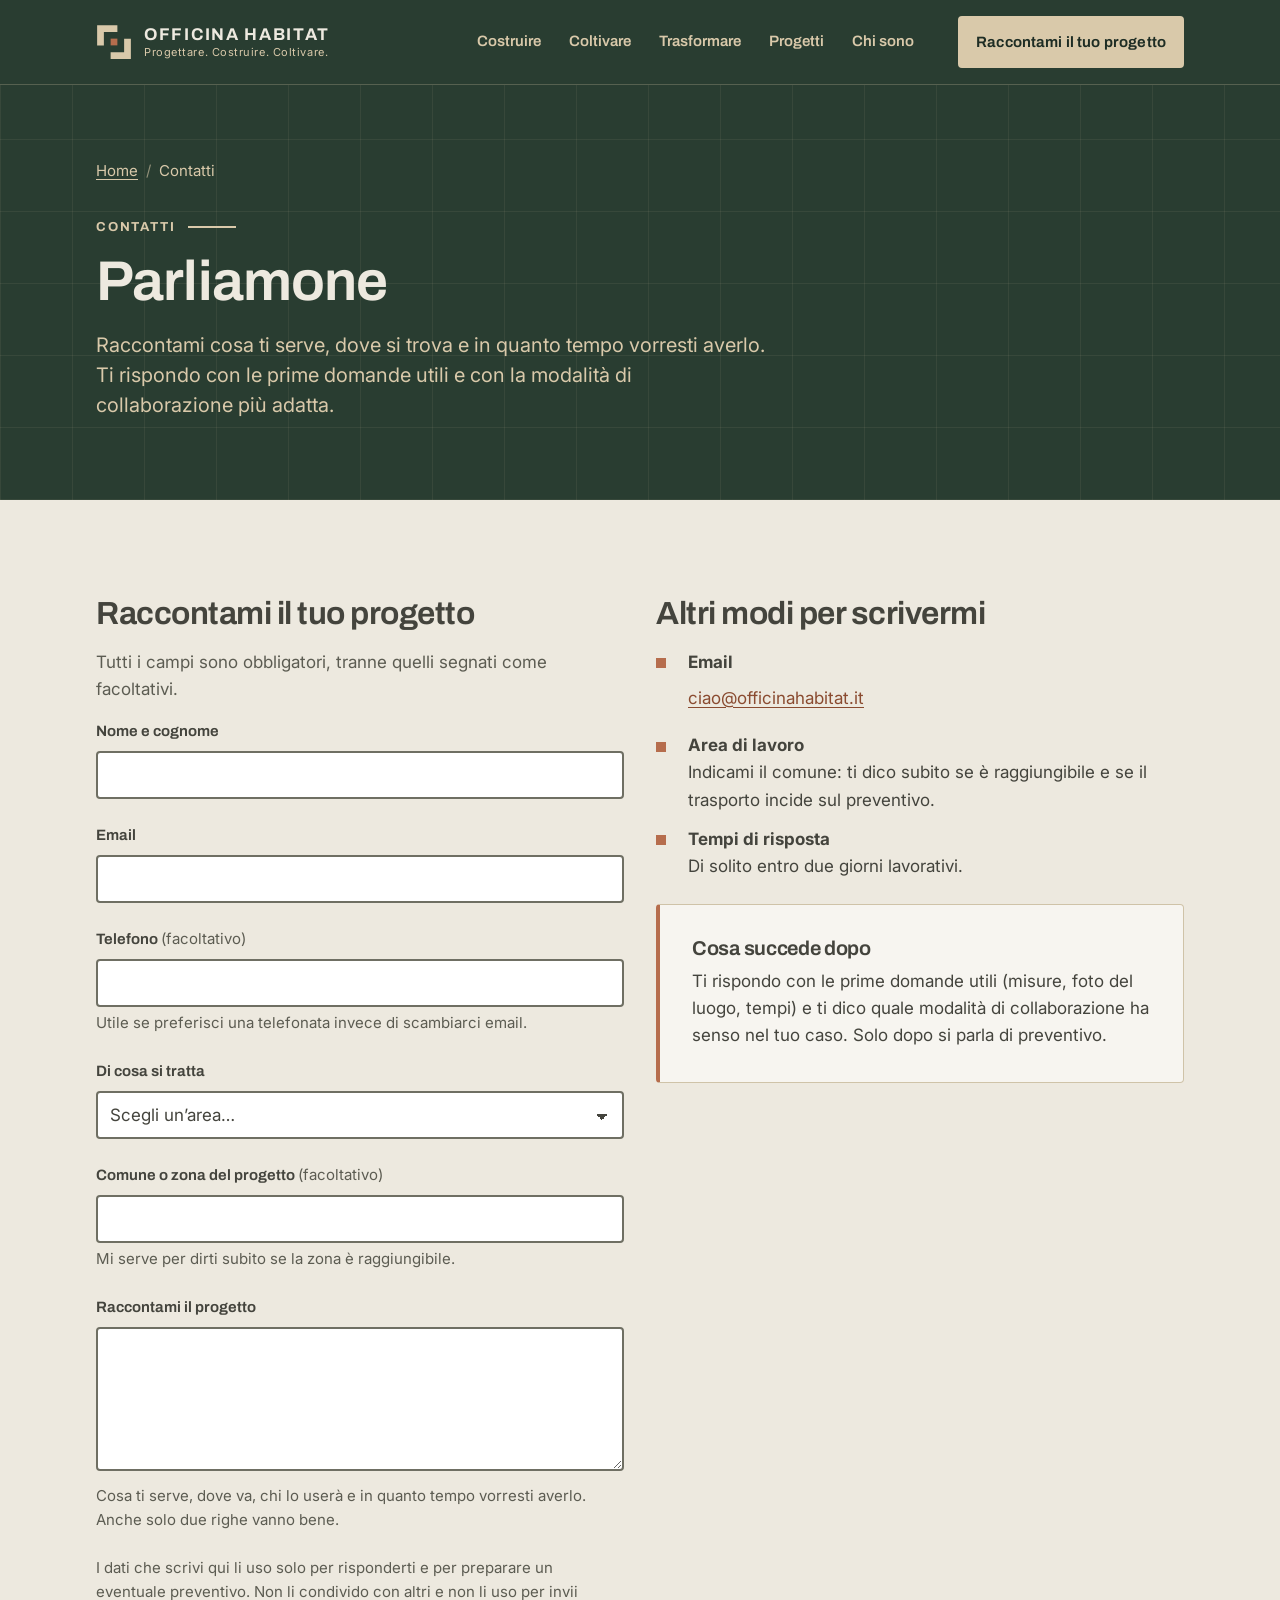
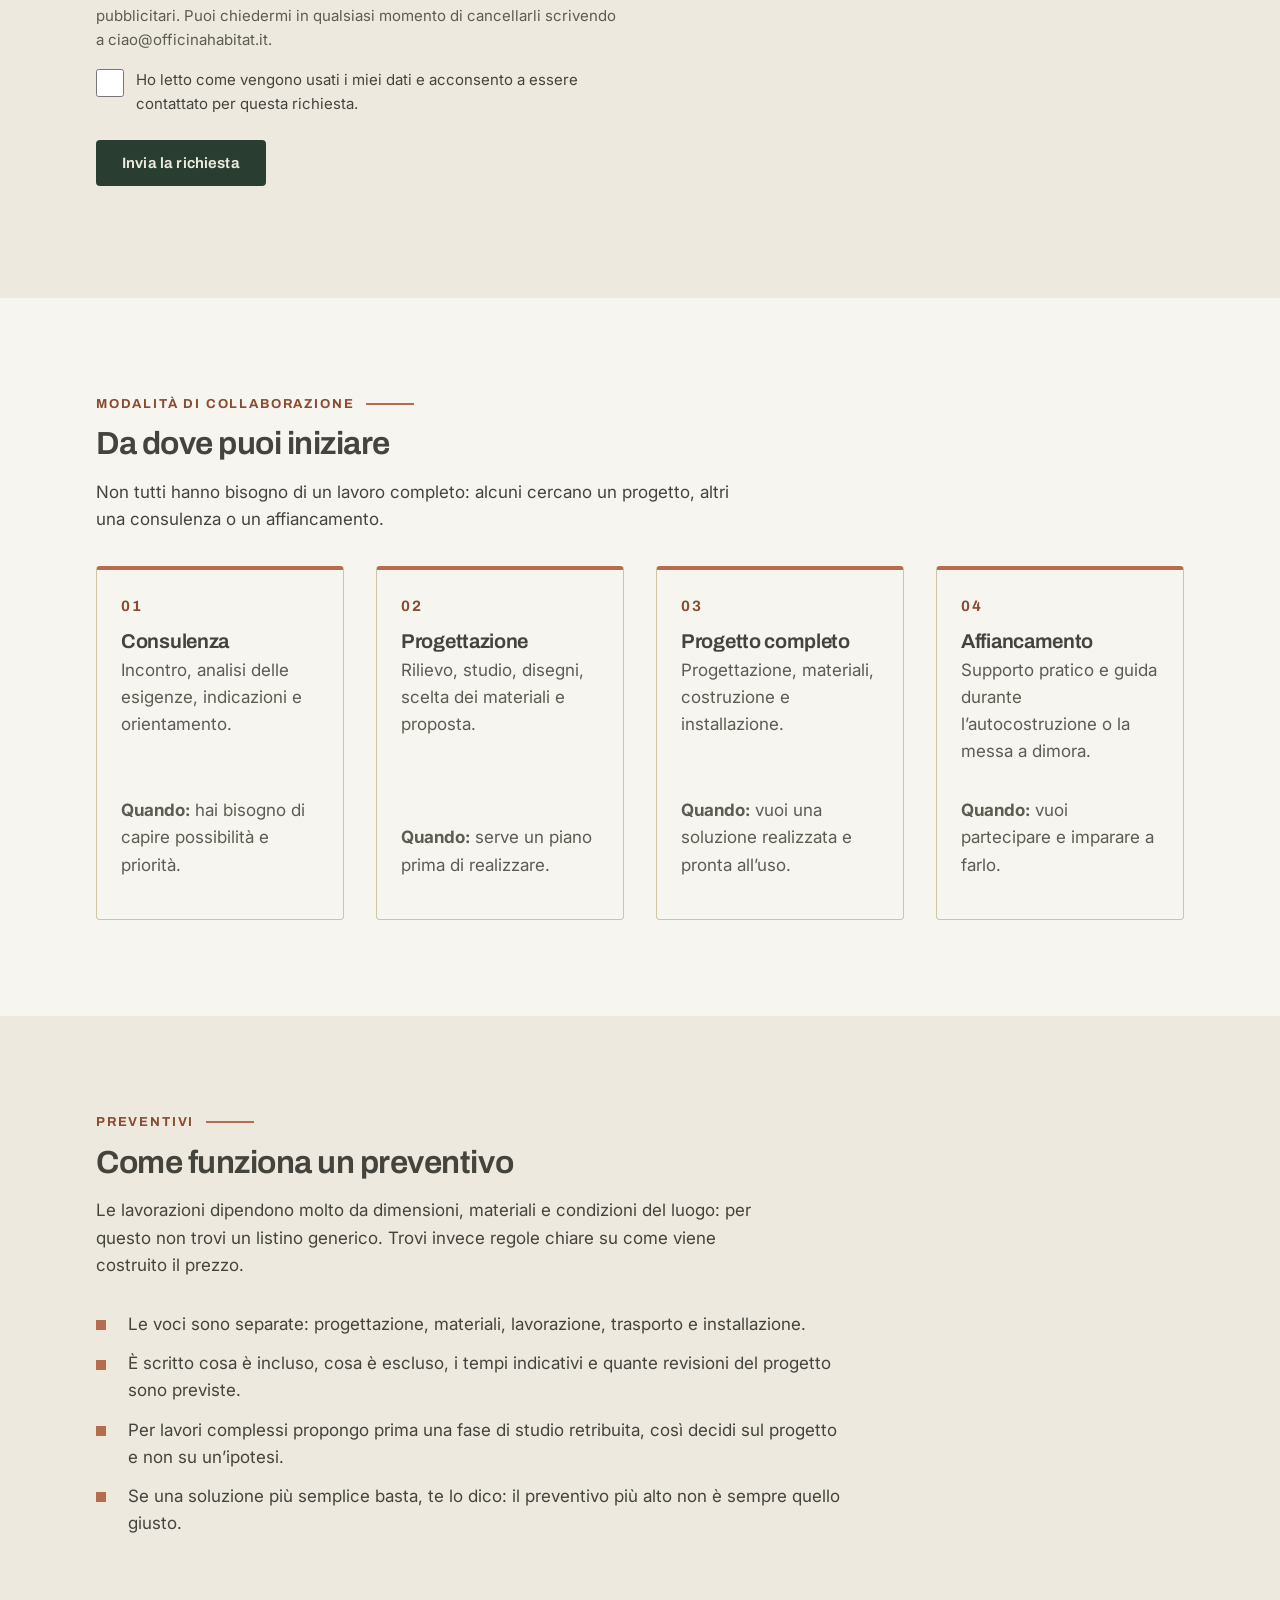
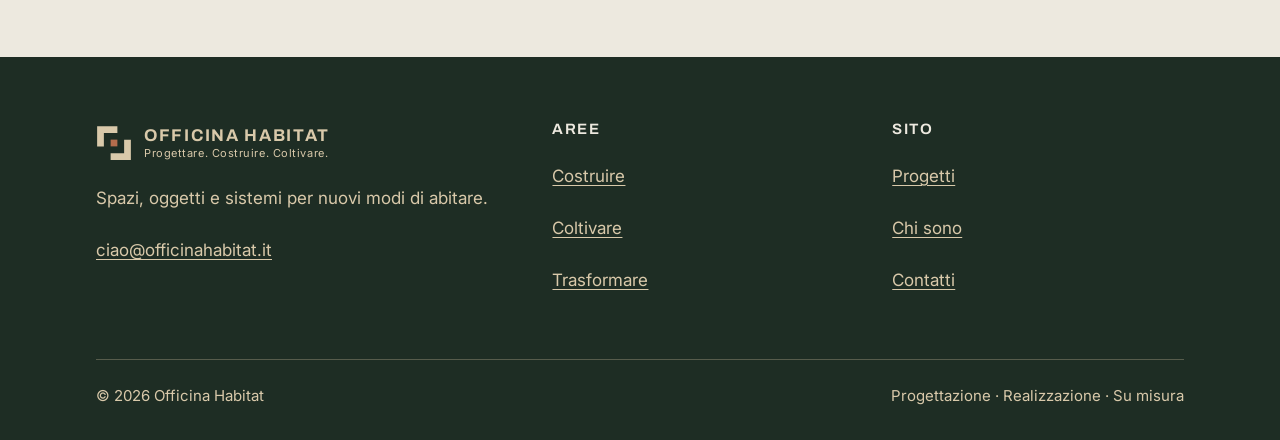
<file: contatti.html>
<!doctype html>
<html lang="it">
<head>
  <meta charset="utf-8">
  <meta name="viewport" content="width=device-width, initial-scale=1">
  <title>Contatti &mdash; Officina Habitat</title>
  <meta name="description" content="Scrivimi cosa ti serve: modulo di contatto, modalit&agrave; di collaborazione e come funziona un preventivo.">
  <meta name="theme-color" content="#293D31">
  <meta property="og:title" content="Contatti &mdash; Officina Habitat">
  <meta property="og:description" content="Scrivimi cosa ti serve: modulo di contatto, modalit&agrave; di collaborazione e come funziona un preventivo.">
  <meta property="og:type" content="website">
  <meta property="og:locale" content="it_IT">
  <link rel="icon" href="assets/img/favicon.svg" type="image/svg+xml">
  <link rel="preconnect" href="https://fonts.googleapis.com">
  <link rel="preconnect" href="https://fonts.gstatic.com" crossorigin>
  <link rel="stylesheet" href="https://fonts.googleapis.com/css2?family=Archivo:wght@400;500;600;700&amp;family=Inter:wght@400;500;600&amp;family=Fraunces:ital,wght@1,400&amp;display=swap">
  <link rel="stylesheet" href="assets/css/style.css">
  <script src="assets/js/main.js" defer></script>
</head>
<body>
  <a class="salta" href="#principale">Salta al contenuto</a>

  <header class="testa">
    <div class="contenitore testa__interno">
      <a class="marchio" href="index.html">
        <svg class="marchio__segno" viewBox="0 0 32 32" aria-hidden="true" focusable="false"><path d="M1 1h18v6H7v12H1V1Z" fill="currentColor"/><path d="M31 31H13v-6h12V13h6v18Z" fill="currentColor"/><rect x="13" y="13" width="6" height="6" fill="#B66D4D"/></svg>
        <span class="marchio__testo">
          <span class="marchio__nome">Officina Habitat</span>
          <span class="marchio__payoff">Progettare. Costruire. Coltivare.</span>
        </span>
      </a>
      <p class="testa__cta"><a class="btn btn--primario" href="contatti.html" aria-current="page">Raccontami il tuo progetto</a></p>
      <nav class="nav-primaria" aria-label="Sezioni del sito">
        <ul class="nav-primaria__lista">
          <li><a href="costruire.html">Costruire</a></li>
          <li><a href="coltivare.html">Coltivare</a></li>
          <li><a href="trasformare.html">Trasformare</a></li>
          <li><a href="progetti.html">Progetti</a></li>
          <li><a href="chi-sono.html">Chi sono</a></li>
        </ul>
      </nav>
    </div>
  </header>

  <main id="principale" tabindex="-1">
    <section class="hero hero--pagina">
      <div class="contenitore hero__interno">
        <nav class="briciole" aria-label="Percorso">
          <ol>
            <li><a href="index.html">Home</a></li>
            <li aria-current="page">Contatti</li>
          </ol>
        </nav>
        <p class="occhiello">Contatti</p>
        <h1>Parliamone</h1>
        <p class="guida">Raccontami cosa ti serve, dove si trova e in quanto tempo vorresti averlo. Ti rispondo con le prime domande utili e con la modalit&agrave; di collaborazione pi&ugrave; adatta.</p>
      </div>
    </section>
    <section class="sezione">
      <div class="contenitore">
        <div class="griglia griglia--2">

          <div>
            <h2>Raccontami il tuo progetto</h2>

            <div class="riepilogo-errori" id="riepilogo-errori" role="alert" tabindex="-1" hidden>
              <h3>Controlla questi campi prima di inviare</h3>
              <ul id="riepilogo-lista"></ul>
            </div>

            <div class="stato stato--esito" id="esito-invio" role="status" tabindex="-1" hidden>
              <span class="stato__segno">Richiesta pronta</span>
              <h3>Ho preparato il messaggio nel tuo programma di posta</h3>
              <p>Si apre una mail gi&agrave; compilata verso <strong>ciao@officinahabitat.it</strong>: controllala e premi invia. Se non si &egrave; aperta nulla, copia il testo e scrivimi direttamente a quell&rsquo;indirizzo.</p>
              <p>Di solito rispondo entro due giorni lavorativi con le prime domande utili e con la modalit&agrave; di collaborazione pi&ugrave; adatta.</p>
              <p class="azioni"><button type="button" class="btn btn--secondario" id="nuovo-messaggio">Scrivi un&rsquo;altra richiesta</button></p>
            </div>

            <div class="stato stato--guasto" id="guasto-invio" role="alert" tabindex="-1" hidden>
              <span class="stato__segno">Invio non riuscito</span>
              <h3>Non sono riuscito a inviare la richiesta</h3>
              <p>Pu&ograve; essere un problema momentaneo del tuo browser o della connessione. Quello che hai scritto &egrave; rimasto nel modulo: puoi riprovare, oppure copiare il testo e scrivermi a <a href="mailto:ciao@officinahabitat.it">ciao@officinahabitat.it</a>.</p>
              <p class="azioni"><button type="button" class="btn btn--primario" id="riprova-invio">Riprova</button></p>
            </div>

            <noscript>
              <div class="stato">
                <h3>Il modulo ha bisogno di JavaScript</h3>
                <p>Con JavaScript disattivato il modulo non pu&ograve; essere inviato. Scrivimi direttamente a <a href="mailto:ciao@officinahabitat.it">ciao@officinahabitat.it</a> indicando cosa ti serve, dove si trova il progetto e in quanto tempo vorresti averlo.</p>
              </div>
            </noscript>

            <form class="form" id="form-contatto" novalidate>
              <p class="testo-sec">Tutti i campi sono obbligatori, tranne quelli segnati come facoltativi.</p>

              <div class="campo" id="campo-nome">
                <label for="nome">Nome e cognome</label>
                <input type="text" id="nome" name="nome" autocomplete="name" required aria-describedby="errore-nome">
                <p class="errore-campo" id="errore-nome"></p>
              </div>

              <div class="campo" id="campo-email">
                <label for="email">Email</label>
                <input type="email" id="email" name="email" autocomplete="email" inputmode="email" required aria-describedby="errore-email">
                <p class="errore-campo" id="errore-email"></p>
              </div>

              <div class="campo" id="campo-telefono">
                <label for="telefono">Telefono <span class="facolt">(facoltativo)</span></label>
                <input type="tel" id="telefono" name="telefono" autocomplete="tel" inputmode="tel" aria-describedby="nota-telefono errore-telefono">
                <span class="campo__nota" id="nota-telefono">Utile se preferisci una telefonata invece di scambiarci email.</span>
                <p class="errore-campo" id="errore-telefono"></p>
              </div>

              <div class="campo" id="campo-area">
                <label for="area">Di cosa si tratta</label>
                <select id="area" name="area" required aria-describedby="errore-area">
                  <option value="">Scegli un&rsquo;area&hellip;</option>
                  <option value="Costruire">Costruire &mdash; arredi, strutture, manufatti</option>
                  <option value="Coltivare">Coltivare &mdash; orti e spazi verdi produttivi</option>
                  <option value="Trasformare">Trasformare &mdash; allestimenti e furgoni</option>
                  <option value="Non lo so ancora">Non lo so ancora</option>
                </select>
                <p class="errore-campo" id="errore-area"></p>
              </div>

              <div class="campo" id="campo-luogo">
                <label for="luogo">Comune o zona del progetto <span class="facolt">(facoltativo)</span></label>
                <input type="text" id="luogo" name="luogo" autocomplete="address-level2" aria-describedby="nota-luogo errore-luogo">
                <span class="campo__nota" id="nota-luogo">Mi serve per dirti subito se la zona &egrave; raggiungibile.</span>
                <p class="errore-campo" id="errore-luogo"></p>
              </div>

              <div class="campo" id="campo-messaggio">
                <label for="messaggio">Raccontami il progetto</label>
                <textarea id="messaggio" name="messaggio" required aria-describedby="nota-messaggio errore-messaggio"></textarea>
                <span class="campo__nota" id="nota-messaggio">Cosa ti serve, dove va, chi lo user&agrave; e in quanto tempo vorresti averlo. Anche solo due righe vanno bene.</span>
                <p class="errore-campo" id="errore-messaggio"></p>
              </div>

              <div class="campo" id="campo-consenso">
                <p class="privacy-nota">I dati che scrivi qui li uso solo per risponderti e per preparare un eventuale preventivo. Non li condivido con altri e non li uso per invii pubblicitari. Puoi chiedermi in qualsiasi momento di cancellarli scrivendo a ciao@officinahabitat.it.</p>
                <div class="campo--scelta">
                  <input type="checkbox" id="consenso" name="consenso" required aria-describedby="errore-consenso">
                  <label for="consenso">Ho letto come vengono usati i miei dati e acconsento a essere contattato per questa richiesta.</label>
                </div>
                <p class="errore-campo" id="errore-consenso"></p>
              </div>

              <p class="azioni"><button type="submit" class="btn btn--primario">Invia la richiesta</button></p>
            </form>
          </div>

          <div>
            <h2>Altri modi per scrivermi</h2>
            <ul class="elenco-segni">
              <li><strong>Email</strong><br><a href="mailto:ciao@officinahabitat.it">ciao@officinahabitat.it</a></li>
              <li><strong>Area di lavoro</strong><br>Indicami il comune: ti dico subito se &egrave; raggiungibile e se il trasporto incide sul preventivo.</li>
              <li><strong>Tempi di risposta</strong><br>Di solito entro due giorni lavorativi.</li>
            </ul>
            <div class="stato">
              <h3>Cosa succede dopo</h3>
              <p>Ti rispondo con le prime domande utili (misure, foto del luogo, tempi) e ti dico quale modalit&agrave; di collaborazione ha senso nel tuo caso. Solo dopo si parla di preventivo.</p>
            </div>
          </div>

        </div>
      </div>
    </section>

    <section class="sezione su-superficie">
      <div class="contenitore">
        <div class="intestazione-sezione">
          <p class="occhiello">Modalit&agrave; di collaborazione</p>
          <h2>Da dove puoi iniziare</h2>
          <p>Non tutti hanno bisogno di un lavoro completo: alcuni cercano un progetto, altri una consulenza o un affiancamento.</p>
        </div>
        <div class="griglia griglia--4">
          <article class="scheda">
            <span class="area-numero">01</span>
            <h3 class="scheda__titolo">Consulenza</h3>
            <p class="scheda__messaggio">Incontro, analisi delle esigenze, indicazioni e orientamento.</p>
            <p class="scheda__fine testo-sec"><strong>Quando:</strong> hai bisogno di capire possibilit&agrave; e priorit&agrave;.</p>
          </article>
          <article class="scheda">
            <span class="area-numero">02</span>
            <h3 class="scheda__titolo">Progettazione</h3>
            <p class="scheda__messaggio">Rilievo, studio, disegni, scelta dei materiali e proposta.</p>
            <p class="scheda__fine testo-sec"><strong>Quando:</strong> serve un piano prima di realizzare.</p>
          </article>
          <article class="scheda">
            <span class="area-numero">03</span>
            <h3 class="scheda__titolo">Progetto completo</h3>
            <p class="scheda__messaggio">Progettazione, materiali, costruzione e installazione.</p>
            <p class="scheda__fine testo-sec"><strong>Quando:</strong> vuoi una soluzione realizzata e pronta all&rsquo;uso.</p>
          </article>
          <article class="scheda">
            <span class="area-numero">04</span>
            <h3 class="scheda__titolo">Affiancamento</h3>
            <p class="scheda__messaggio">Supporto pratico e guida durante l&rsquo;autocostruzione o la messa a dimora.</p>
            <p class="scheda__fine testo-sec"><strong>Quando:</strong> vuoi partecipare e imparare a farlo.</p>
          </article>
        </div>
      </div>
    </section>

    <section class="sezione">
      <div class="contenitore">
        <div class="intestazione-sezione">
          <p class="occhiello">Preventivi</p>
          <h2>Come funziona un preventivo</h2>
          <p>Le lavorazioni dipendono molto da dimensioni, materiali e condizioni del luogo: per questo non trovi un listino generico. Trovi invece regole chiare su come viene costruito il prezzo.</p>
        </div>
        <ul class="elenco-segni">
          <li>Le voci sono separate: progettazione, materiali, lavorazione, trasporto e installazione.</li>
          <li>&Egrave; scritto cosa &egrave; incluso, cosa &egrave; escluso, i tempi indicativi e quante revisioni del progetto sono previste.</li>
          <li>Per lavori complessi propongo prima una fase di studio retribuita, cos&igrave; decidi sul progetto e non su un&rsquo;ipotesi.</li>
          <li>Se una soluzione pi&ugrave; semplice basta, te lo dico: il preventivo pi&ugrave; alto non &egrave; sempre quello giusto.</li>
        </ul>
      </div>
    </section>

  </main>

  <footer class="pie">
    <div class="contenitore">
      <div class="pie__griglia">
        <div>
          <a class="marchio" href="index.html">
            <svg class="marchio__segno" viewBox="0 0 32 32" aria-hidden="true" focusable="false"><path d="M1 1h18v6H7v12H1V1Z" fill="currentColor"/><path d="M31 31H13v-6h12V13h6v18Z" fill="currentColor"/><rect x="13" y="13" width="6" height="6" fill="#B66D4D"/></svg>
            <span class="marchio__testo">
              <span class="marchio__nome">Officina Habitat</span>
              <span class="marchio__payoff">Progettare. Costruire. Coltivare.</span>
            </span>
          </a>
          <p style="margin-top:1rem">Spazi, oggetti e sistemi per nuovi modi di abitare.</p>
          <p><a href="mailto:ciao@officinahabitat.it">ciao@officinahabitat.it</a></p>
        </div>
        <div>
          <h2>Aree</h2>
          <ul>
            <li><a href="costruire.html">Costruire</a></li>
            <li><a href="coltivare.html">Coltivare</a></li>
            <li><a href="trasformare.html">Trasformare</a></li>
          </ul>
        </div>
        <div>
          <h2>Sito</h2>
          <ul>
            <li><a href="progetti.html">Progetti</a></li>
            <li><a href="chi-sono.html">Chi sono</a></li>
            <li><a href="contatti.html">Contatti</a></li>
          </ul>
        </div>
      </div>
      <div class="pie__chiusura">
        <p>&copy; 2026 Officina Habitat</p>
        <p>Progettazione &middot; Realizzazione &middot; Su misura</p>
      </div>
    </div>
  </footer>
</body>
</html>
</file>
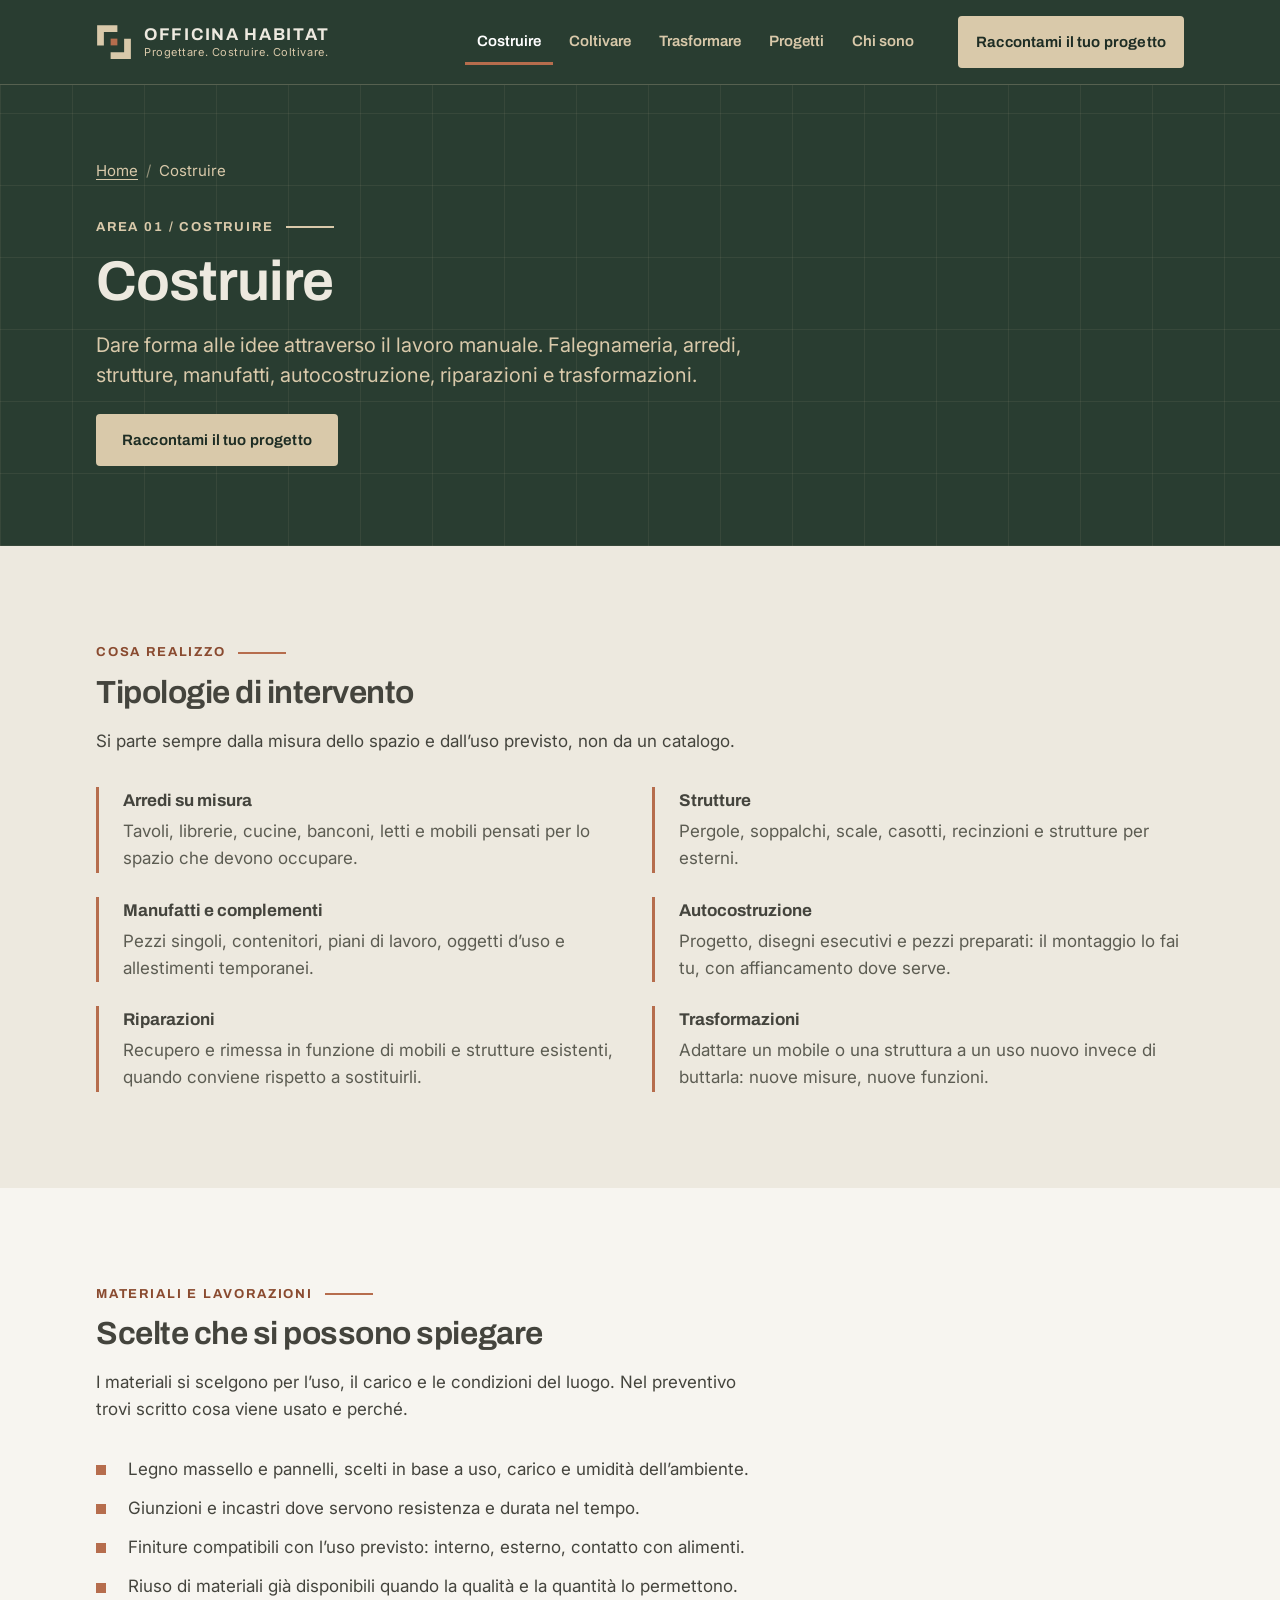
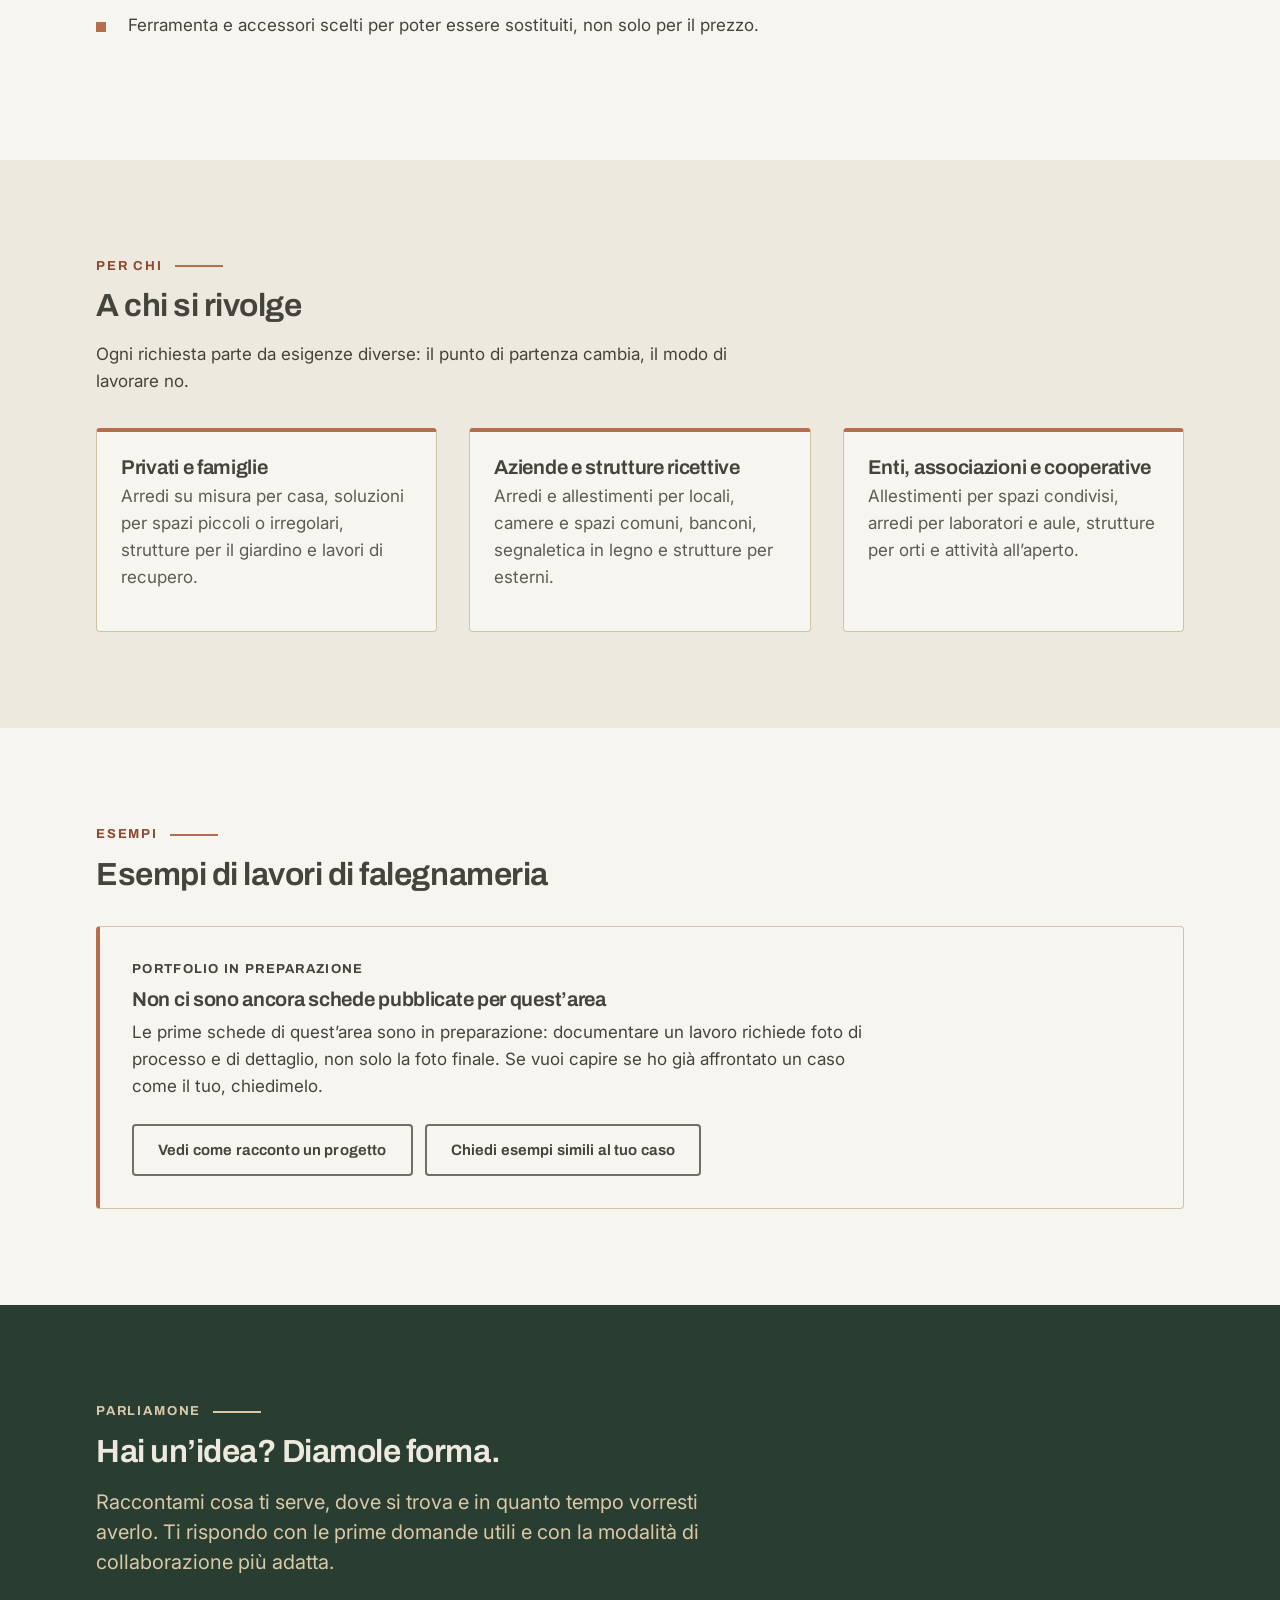
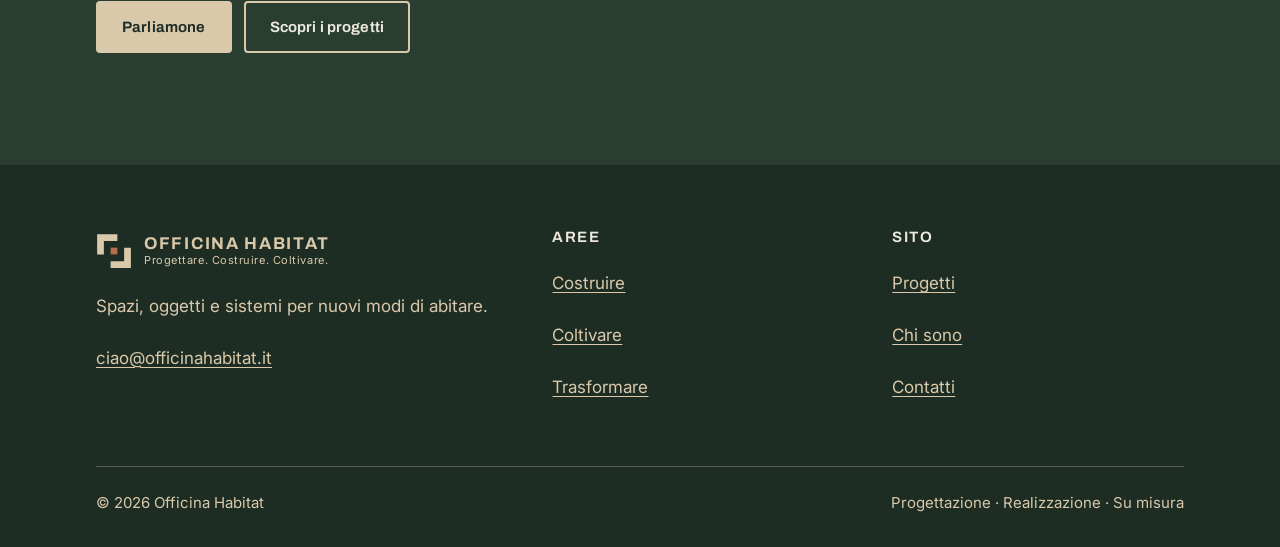
<file: costruire.html>
<!doctype html>
<html lang="it">
<head>
  <meta charset="utf-8">
  <meta name="viewport" content="width=device-width, initial-scale=1">
  <title>Costruire &mdash; falegnameria e arredi su misura | Officina Habitat</title>
  <meta name="description" content="Falegnameria, arredi e strutture su misura, autocostruzione, riparazioni e trasformazioni. Progettazione e realizzazione in un unico percorso.">
  <meta name="theme-color" content="#293D31">
  <meta property="og:title" content="Costruire &mdash; falegnameria e arredi su misura | Officina Habitat">
  <meta property="og:description" content="Falegnameria, arredi e strutture su misura, autocostruzione, riparazioni e trasformazioni. Progettazione e realizzazione in un unico percorso.">
  <meta property="og:type" content="website">
  <meta property="og:locale" content="it_IT">
  <link rel="icon" href="assets/img/favicon.svg" type="image/svg+xml">
  <link rel="preconnect" href="https://fonts.googleapis.com">
  <link rel="preconnect" href="https://fonts.gstatic.com" crossorigin>
  <link rel="stylesheet" href="https://fonts.googleapis.com/css2?family=Archivo:wght@400;500;600;700&amp;family=Inter:wght@400;500;600&amp;family=Fraunces:ital,wght@1,400&amp;display=swap">
  <link rel="stylesheet" href="assets/css/style.css">
</head>
<body>
  <a class="salta" href="#principale">Salta al contenuto</a>

  <header class="testa">
    <div class="contenitore testa__interno">
      <a class="marchio" href="index.html">
        <svg class="marchio__segno" viewBox="0 0 32 32" aria-hidden="true" focusable="false"><path d="M1 1h18v6H7v12H1V1Z" fill="currentColor"/><path d="M31 31H13v-6h12V13h6v18Z" fill="currentColor"/><rect x="13" y="13" width="6" height="6" fill="#B66D4D"/></svg>
        <span class="marchio__testo">
          <span class="marchio__nome">Officina Habitat</span>
          <span class="marchio__payoff">Progettare. Costruire. Coltivare.</span>
        </span>
      </a>
      <p class="testa__cta"><a class="btn btn--primario" href="contatti.html">Raccontami il tuo progetto</a></p>
      <nav class="nav-primaria" aria-label="Sezioni del sito">
        <ul class="nav-primaria__lista">
          <li><a href="costruire.html" aria-current="page">Costruire</a></li>
          <li><a href="coltivare.html">Coltivare</a></li>
          <li><a href="trasformare.html">Trasformare</a></li>
          <li><a href="progetti.html">Progetti</a></li>
          <li><a href="chi-sono.html">Chi sono</a></li>
        </ul>
      </nav>
    </div>
  </header>

  <main id="principale" tabindex="-1">
    <section class="hero hero--pagina">
      <div class="contenitore hero__interno">
        <nav class="briciole" aria-label="Percorso">
          <ol>
            <li><a href="index.html">Home</a></li>
            <li aria-current="page">Costruire</li>
          </ol>
        </nav>
        <p class="occhiello">Area 01 / Costruire</p>
        <h1>Costruire</h1>
        <p class="guida">Dare forma alle idee attraverso il lavoro manuale. Falegnameria, arredi, strutture, manufatti, autocostruzione, riparazioni e trasformazioni.</p>
        <p class="azioni"><a class="btn btn--primario" href="contatti.html">Raccontami il tuo progetto</a></p>
      </div>
    </section>
    <section class="sezione">
      <div class="contenitore">
        <div class="intestazione-sezione">
          <p class="occhiello">Cosa realizzo</p>
          <h2>Tipologie di intervento</h2>
          <p>Si parte sempre dalla misura dello spazio e dall&rsquo;uso previsto, non da un catalogo.</p>
        </div>
        <ul class="elenco-tratti">
          <li><strong>Arredi su misura</strong><p>Tavoli, librerie, cucine, banconi, letti e mobili pensati per lo spazio che devono occupare.</p></li>
          <li><strong>Strutture</strong><p>Pergole, soppalchi, scale, casotti, recinzioni e strutture per esterni.</p></li>
          <li><strong>Manufatti e complementi</strong><p>Pezzi singoli, contenitori, piani di lavoro, oggetti d&rsquo;uso e allestimenti temporanei.</p></li>
          <li><strong>Autocostruzione</strong><p>Progetto, disegni esecutivi e pezzi preparati: il montaggio lo fai tu, con affiancamento dove serve.</p></li>
          <li><strong>Riparazioni</strong><p>Recupero e rimessa in funzione di mobili e strutture esistenti, quando conviene rispetto a sostituirli.</p></li>
          <li><strong>Trasformazioni</strong><p>Adattare un mobile o una struttura a un uso nuovo invece di buttarla: nuove misure, nuove funzioni.</p></li>
        </ul>
      </div>
    </section>

    <section class="sezione su-superficie">
      <div class="contenitore">
        <div class="intestazione-sezione">
          <p class="occhiello">Materiali e lavorazioni</p>
          <h2>Scelte che si possono spiegare</h2>
          <p>I materiali si scelgono per l&rsquo;uso, il carico e le condizioni del luogo. Nel preventivo trovi scritto cosa viene usato e perch&eacute;.</p>
        </div>
        <ul class="elenco-segni">
          <li>Legno massello e pannelli, scelti in base a uso, carico e umidit&agrave; dell&rsquo;ambiente.</li>
          <li>Giunzioni e incastri dove servono resistenza e durata nel tempo.</li>
          <li>Finiture compatibili con l&rsquo;uso previsto: interno, esterno, contatto con alimenti.</li>
          <li>Riuso di materiali gi&agrave; disponibili quando la qualit&agrave; e la quantit&agrave; lo permettono.</li>
          <li>Ferramenta e accessori scelti per poter essere sostituiti, non solo per il prezzo.</li>
        </ul>
      </div>
    </section>

    <section class="sezione">
      <div class="contenitore">
        <div class="intestazione-sezione">
          <p class="occhiello">Per chi</p>
          <h2>A chi si rivolge</h2>
          <p>Ogni richiesta parte da esigenze diverse: il punto di partenza cambia, il modo di lavorare no.</p>
        </div>
        <div class="griglia griglia--3">
          <article class="scheda">
            <h3 class="scheda__titolo">Privati e famiglie</h3>
            <p class="scheda__messaggio">Arredi su misura per casa, soluzioni per spazi piccoli o irregolari, strutture per il giardino e lavori di recupero.</p>
          </article>
          <article class="scheda">
            <h3 class="scheda__titolo">Aziende e strutture ricettive</h3>
            <p class="scheda__messaggio">Arredi e allestimenti per locali, camere e spazi comuni, banconi, segnaletica in legno e strutture per esterni.</p>
          </article>
          <article class="scheda">
            <h3 class="scheda__titolo">Enti, associazioni e cooperative</h3>
            <p class="scheda__messaggio">Allestimenti per spazi condivisi, arredi per laboratori e aule, strutture per orti e attivit&agrave; all&rsquo;aperto.</p>
          </article>
        </div>
      </div>
    </section>
    <section class="sezione su-superficie">
      <div class="contenitore">
        <div class="intestazione-sezione">
          <p class="occhiello">Esempi</p>
          <h2>Esempi di lavori di falegnameria</h2>
        </div>
        <div class="stato">
          <span class="stato__segno">Portfolio in preparazione</span>
          <h3>Non ci sono ancora schede pubblicate per quest&rsquo;area</h3>
          <p>Le prime schede di quest&rsquo;area sono in preparazione: documentare un lavoro richiede foto di processo e di dettaglio, non solo la foto finale. Se vuoi capire se ho gi&agrave; affrontato un caso come il tuo, chiedimelo.</p>
          <p class="azioni">
            <a class="btn btn--secondario" href="progetti.html">Vedi come racconto un progetto</a>
            <a class="btn btn--secondario" href="contatti.html">Chiedi esempi simili al tuo caso</a>
          </p>
        </div>
      </div>
    </section>
    <section class="sezione su-verde">
      <div class="contenitore">
        <p class="occhiello">Parliamone</p>
        <h2>Hai un&rsquo;idea? Diamole forma.</h2>
        <p class="guida misura-breve">Raccontami cosa ti serve, dove si trova e in quanto tempo vorresti averlo. Ti rispondo con le prime domande utili e con la modalit&agrave; di collaborazione pi&ugrave; adatta.</p>
        <p class="azioni">
          <a class="btn btn--primario" href="contatti.html">Parliamone</a>
          <a class="btn btn--secondario" href="progetti.html">Scopri i progetti</a>
        </p>
      </div>
    </section>

  </main>

  <footer class="pie">
    <div class="contenitore">
      <div class="pie__griglia">
        <div>
          <a class="marchio" href="index.html">
            <svg class="marchio__segno" viewBox="0 0 32 32" aria-hidden="true" focusable="false"><path d="M1 1h18v6H7v12H1V1Z" fill="currentColor"/><path d="M31 31H13v-6h12V13h6v18Z" fill="currentColor"/><rect x="13" y="13" width="6" height="6" fill="#B66D4D"/></svg>
            <span class="marchio__testo">
              <span class="marchio__nome">Officina Habitat</span>
              <span class="marchio__payoff">Progettare. Costruire. Coltivare.</span>
            </span>
          </a>
          <p style="margin-top:1rem">Spazi, oggetti e sistemi per nuovi modi di abitare.</p>
          <p><a href="mailto:ciao@officinahabitat.it">ciao@officinahabitat.it</a></p>
        </div>
        <div>
          <h2>Aree</h2>
          <ul>
            <li><a href="costruire.html">Costruire</a></li>
            <li><a href="coltivare.html">Coltivare</a></li>
            <li><a href="trasformare.html">Trasformare</a></li>
          </ul>
        </div>
        <div>
          <h2>Sito</h2>
          <ul>
            <li><a href="progetti.html">Progetti</a></li>
            <li><a href="chi-sono.html">Chi sono</a></li>
            <li><a href="contatti.html">Contatti</a></li>
          </ul>
        </div>
      </div>
      <div class="pie__chiusura">
        <p>&copy; 2026 Officina Habitat</p>
        <p>Progettazione &middot; Realizzazione &middot; Su misura</p>
      </div>
    </div>
  </footer>
</body>
</html>
</file>
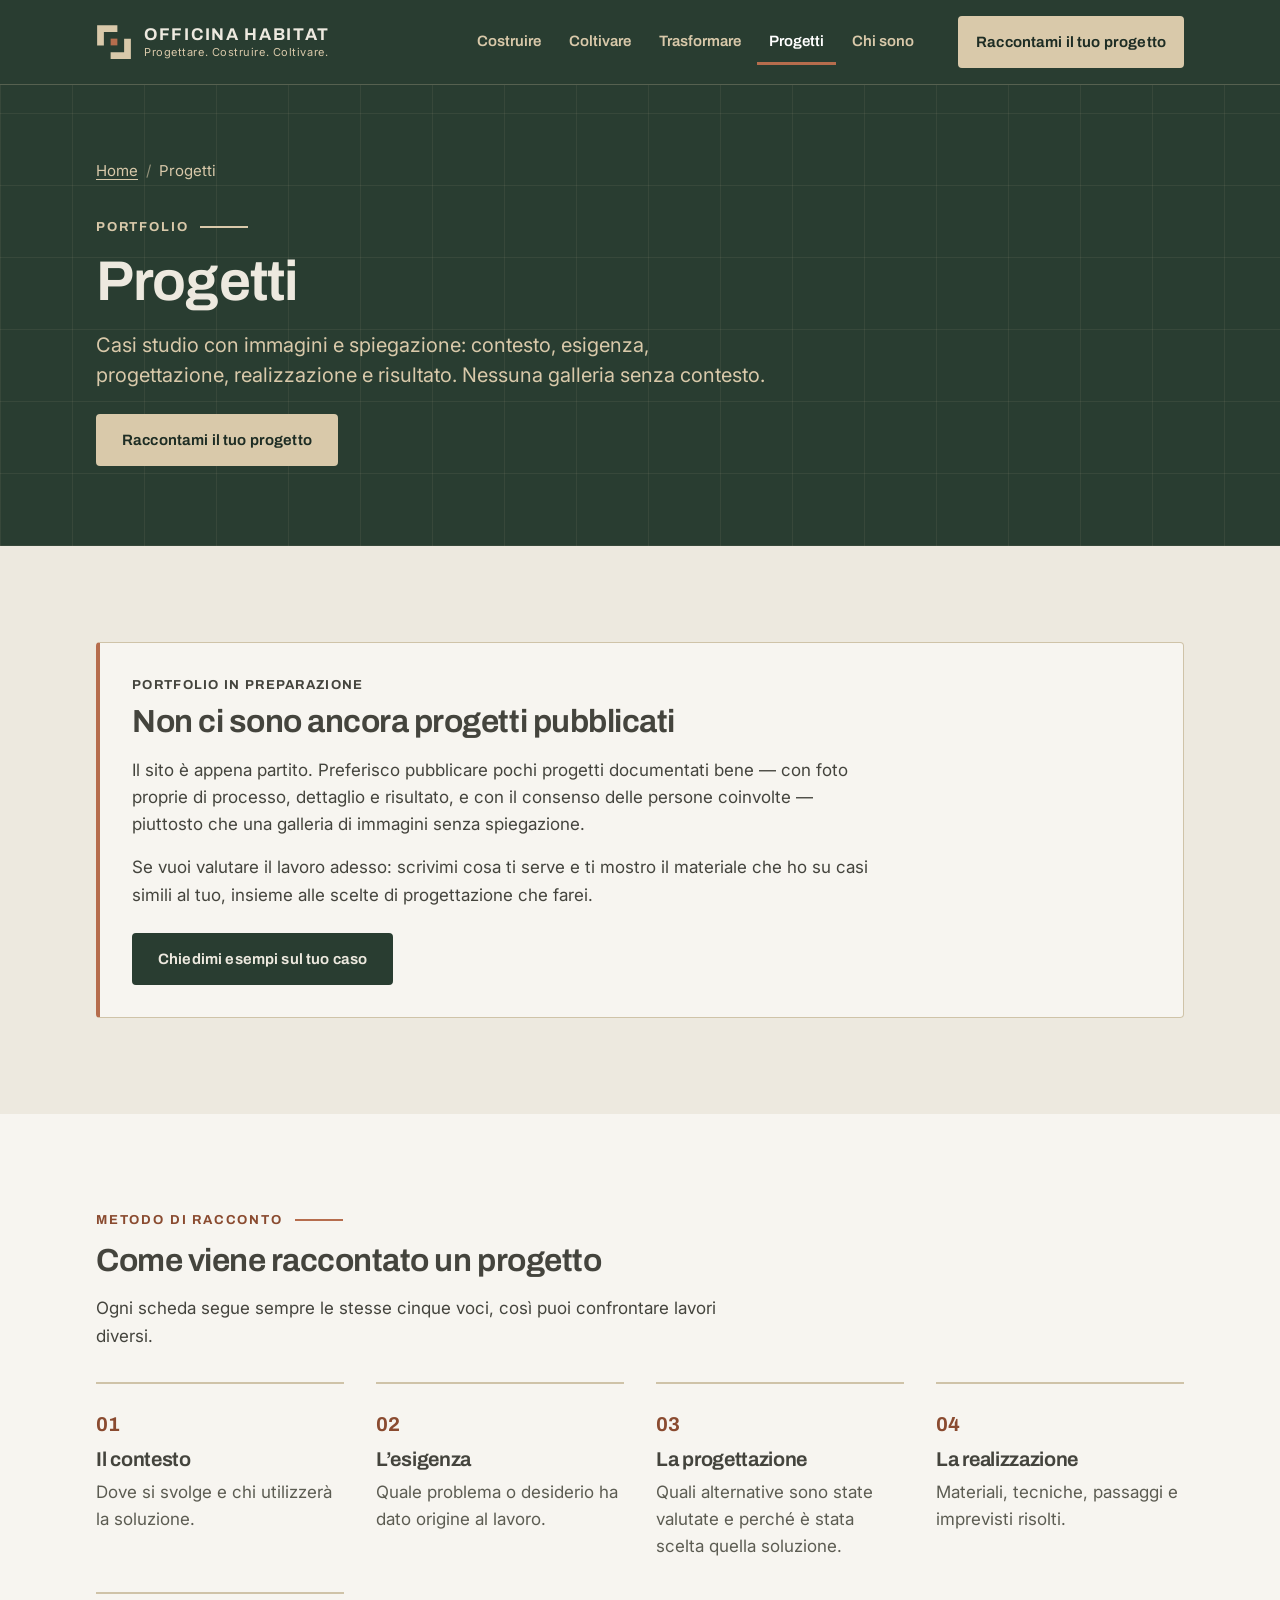
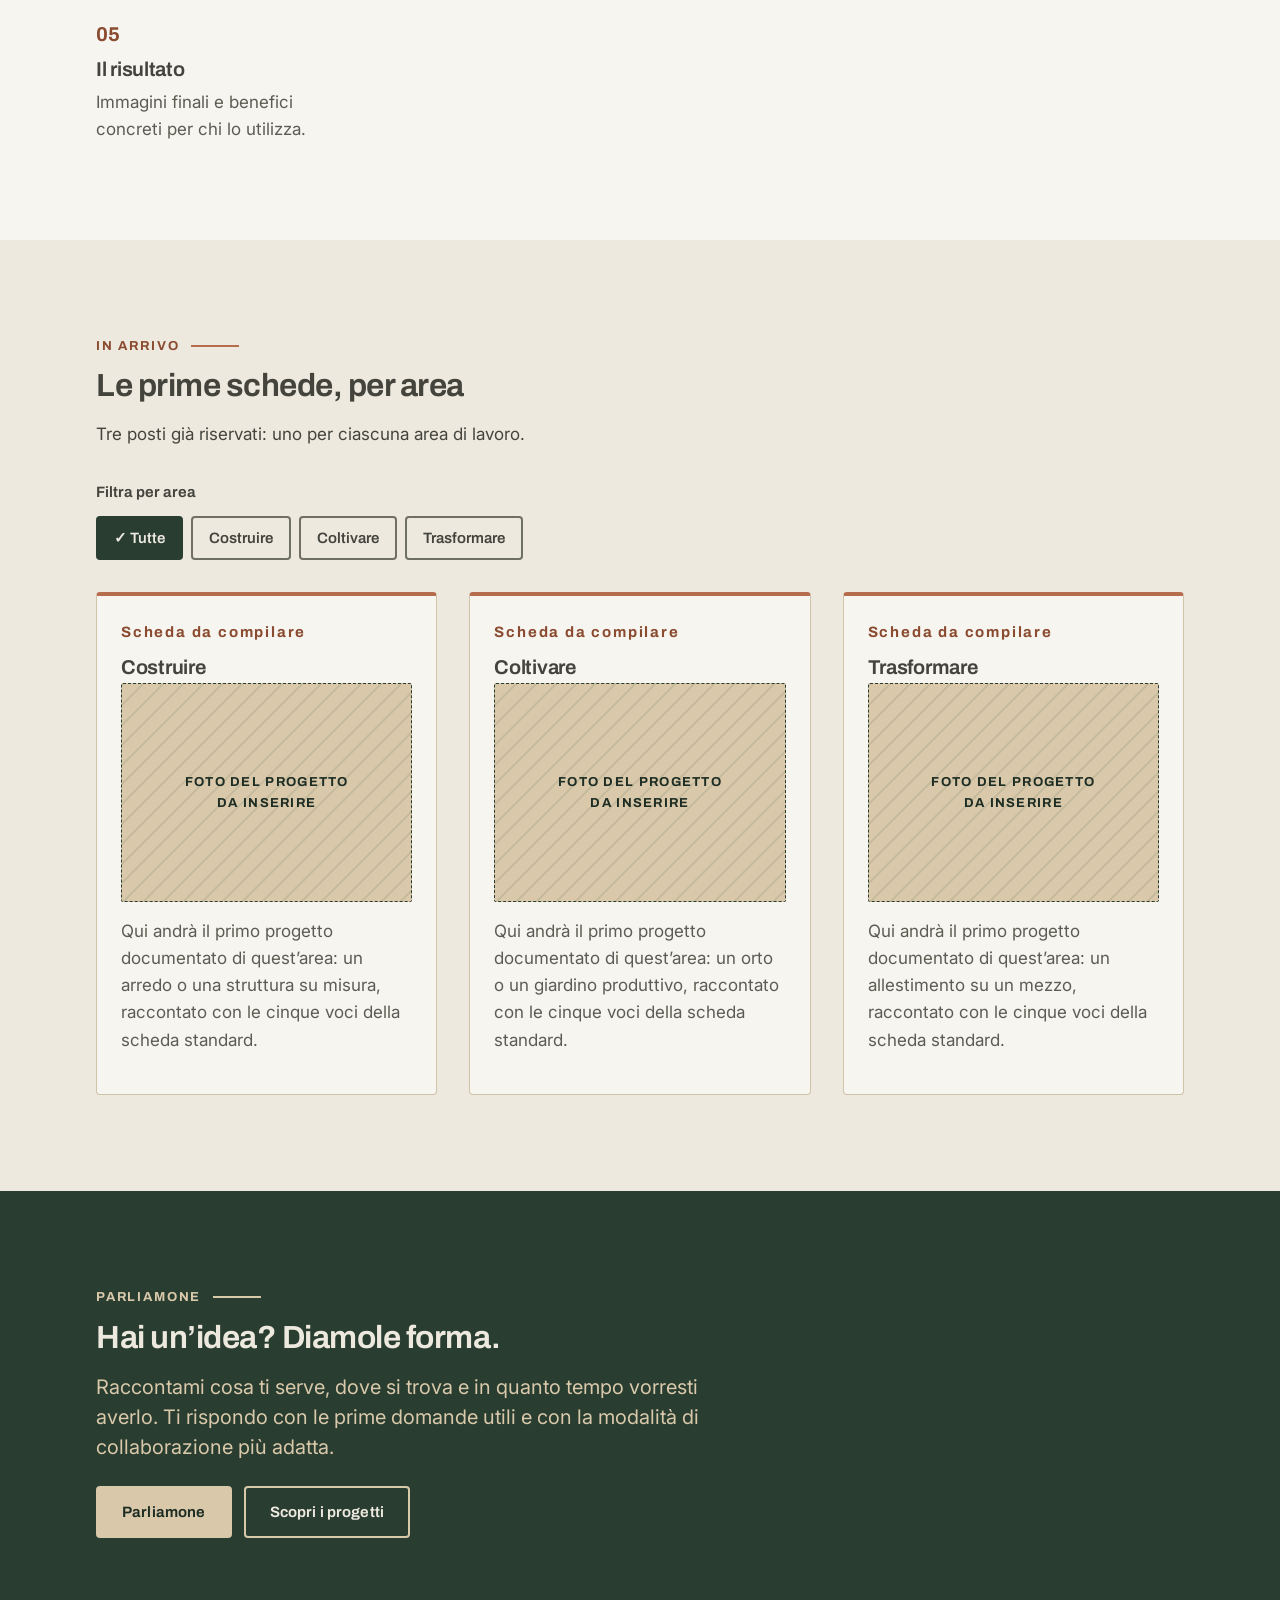
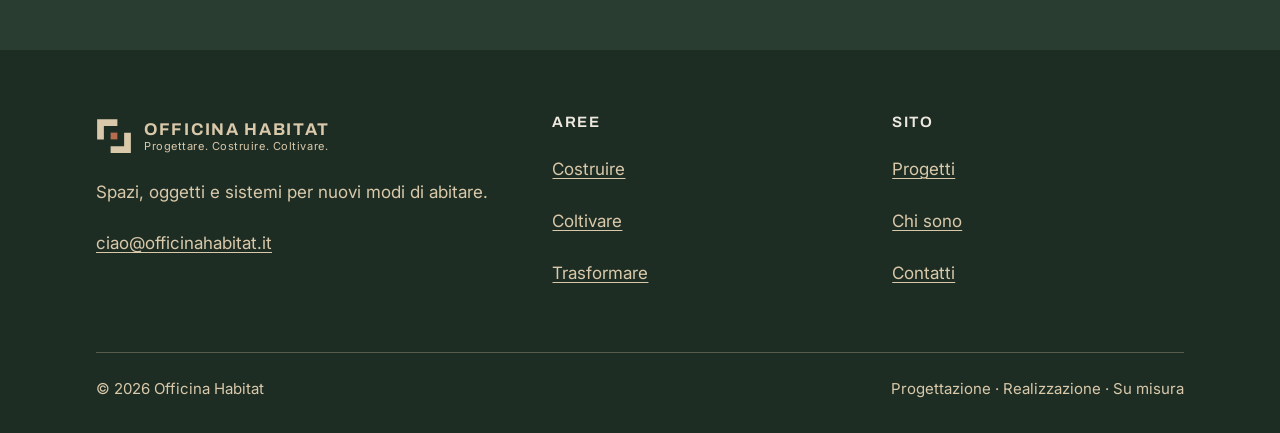
<file: progetti.html>
<!doctype html>
<html lang="it">
<head>
  <meta charset="utf-8">
  <meta name="viewport" content="width=device-width, initial-scale=1">
  <title>Progetti &mdash; portfolio e casi studio | Officina Habitat</title>
  <meta name="description" content="Casi studio di arredi, orti e allestimenti: contesto, esigenza, progettazione, realizzazione e risultato. Portfolio in preparazione.">
  <meta name="theme-color" content="#293D31">
  <meta property="og:title" content="Progetti &mdash; portfolio e casi studio | Officina Habitat">
  <meta property="og:description" content="Casi studio di arredi, orti e allestimenti: contesto, esigenza, progettazione, realizzazione e risultato. Portfolio in preparazione.">
  <meta property="og:type" content="website">
  <meta property="og:locale" content="it_IT">
  <link rel="icon" href="assets/img/favicon.svg" type="image/svg+xml">
  <link rel="preconnect" href="https://fonts.googleapis.com">
  <link rel="preconnect" href="https://fonts.gstatic.com" crossorigin>
  <link rel="stylesheet" href="https://fonts.googleapis.com/css2?family=Archivo:wght@400;500;600;700&amp;family=Inter:wght@400;500;600&amp;family=Fraunces:ital,wght@1,400&amp;display=swap">
  <link rel="stylesheet" href="assets/css/style.css">
  <script src="assets/js/main.js" defer></script>
</head>
<body>
  <a class="salta" href="#principale">Salta al contenuto</a>

  <header class="testa">
    <div class="contenitore testa__interno">
      <a class="marchio" href="index.html">
        <svg class="marchio__segno" viewBox="0 0 32 32" aria-hidden="true" focusable="false"><path d="M1 1h18v6H7v12H1V1Z" fill="currentColor"/><path d="M31 31H13v-6h12V13h6v18Z" fill="currentColor"/><rect x="13" y="13" width="6" height="6" fill="#B66D4D"/></svg>
        <span class="marchio__testo">
          <span class="marchio__nome">Officina Habitat</span>
          <span class="marchio__payoff">Progettare. Costruire. Coltivare.</span>
        </span>
      </a>
      <p class="testa__cta"><a class="btn btn--primario" href="contatti.html">Raccontami il tuo progetto</a></p>
      <nav class="nav-primaria" aria-label="Sezioni del sito">
        <ul class="nav-primaria__lista">
          <li><a href="costruire.html">Costruire</a></li>
          <li><a href="coltivare.html">Coltivare</a></li>
          <li><a href="trasformare.html">Trasformare</a></li>
          <li><a href="progetti.html" aria-current="page">Progetti</a></li>
          <li><a href="chi-sono.html">Chi sono</a></li>
        </ul>
      </nav>
    </div>
  </header>

  <main id="principale" tabindex="-1">
    <section class="hero hero--pagina">
      <div class="contenitore hero__interno">
        <nav class="briciole" aria-label="Percorso">
          <ol>
            <li><a href="index.html">Home</a></li>
            <li aria-current="page">Progetti</li>
          </ol>
        </nav>
        <p class="occhiello">Portfolio</p>
        <h1>Progetti</h1>
        <p class="guida">Casi studio con immagini e spiegazione: contesto, esigenza, progettazione, realizzazione e risultato. Nessuna galleria senza contesto.</p>
        <p class="azioni"><a class="btn btn--primario" href="contatti.html">Raccontami il tuo progetto</a></p>
      </div>
    </section>
    <section class="sezione">
      <div class="contenitore">
        <div class="stato">
          <span class="stato__segno">Portfolio in preparazione</span>
          <h2>Non ci sono ancora progetti pubblicati</h2>
          <p>Il sito &egrave; appena partito. Preferisco pubblicare pochi progetti documentati bene &mdash; con foto proprie di processo, dettaglio e risultato, e con il consenso delle persone coinvolte &mdash; piuttosto che una galleria di immagini senza spiegazione.</p>
          <p>Se vuoi valutare il lavoro adesso: scrivimi cosa ti serve e ti mostro il materiale che ho su casi simili al tuo, insieme alle scelte di progettazione che farei.</p>
          <p class="azioni"><a class="btn btn--primario" href="contatti.html">Chiedimi esempi sul tuo caso</a></p>
        </div>
      </div>
    </section>

    <section class="sezione su-superficie">
      <div class="contenitore">
        <div class="intestazione-sezione">
          <p class="occhiello">Metodo di racconto</p>
          <h2>Come viene raccontato un progetto</h2>
          <p>Ogni scheda segue sempre le stesse cinque voci, cos&igrave; puoi confrontare lavori diversi.</p>
        </div>
        <ol class="passi">
          <li><h3>Il contesto</h3><p>Dove si svolge e chi utilizzer&agrave; la soluzione.</p></li>
          <li><h3>L&rsquo;esigenza</h3><p>Quale problema o desiderio ha dato origine al lavoro.</p></li>
          <li><h3>La progettazione</h3><p>Quali alternative sono state valutate e perch&eacute; &egrave; stata scelta quella soluzione.</p></li>
          <li><h3>La realizzazione</h3><p>Materiali, tecniche, passaggi e imprevisti risolti.</p></li>
          <li><h3>Il risultato</h3><p>Immagini finali e benefici concreti per chi lo utilizza.</p></li>
        </ol>
      </div>
    </section>

    <section class="sezione">
      <div class="contenitore">
        <div class="intestazione-sezione">
          <p class="occhiello">In arrivo</p>
          <h2>Le prime schede, per area</h2>
          <p>Tre posti gi&agrave; riservati: uno per ciascuna area di lavoro.</p>
        </div>

        <div class="filtri" id="filtri-progetti" hidden>
          <p class="filtri__etichetta" id="filtri-etichetta">Filtra per area</p>
          <div class="filtri__gruppo" role="group" aria-labelledby="filtri-etichetta">
            <button type="button" class="filtro" data-filtro="tutte" aria-pressed="true">Tutte</button>
            <button type="button" class="filtro" data-filtro="costruire" aria-pressed="false">Costruire</button>
            <button type="button" class="filtro" data-filtro="coltivare" aria-pressed="false">Coltivare</button>
            <button type="button" class="filtro" data-filtro="trasformare" aria-pressed="false">Trasformare</button>
          </div>
        </div>

        <p class="solo-sr" role="status" aria-live="polite" id="filtri-esito"></p>

        <div class="griglia griglia--3" id="elenco-progetti">
          <article class="scheda" data-area="costruire">
            <span class="area-numero">Scheda da compilare</span>
            <h3 class="scheda__titolo">Costruire</h3>
            <div class="media-segnaposto"><span>Foto del progetto<br>da inserire</span></div>
            <p class="scheda__messaggio">Qui andr&agrave; il primo progetto documentato di quest&rsquo;area: un arredo o una struttura su misura, raccontato con le cinque voci della scheda standard.</p>
          </article>
          <article class="scheda" data-area="coltivare">
            <span class="area-numero">Scheda da compilare</span>
            <h3 class="scheda__titolo">Coltivare</h3>
            <div class="media-segnaposto"><span>Foto del progetto<br>da inserire</span></div>
            <p class="scheda__messaggio">Qui andr&agrave; il primo progetto documentato di quest&rsquo;area: un orto o un giardino produttivo, raccontato con le cinque voci della scheda standard.</p>
          </article>
          <article class="scheda" data-area="trasformare">
            <span class="area-numero">Scheda da compilare</span>
            <h3 class="scheda__titolo">Trasformare</h3>
            <div class="media-segnaposto"><span>Foto del progetto<br>da inserire</span></div>
            <p class="scheda__messaggio">Qui andr&agrave; il primo progetto documentato di quest&rsquo;area: un allestimento su un mezzo, raccontato con le cinque voci della scheda standard.</p>
          </article>
        </div>

        <div class="stato" id="progetti-nessuno" hidden>
          <span class="stato__segno">Nessun risultato</span>
          <h3>Nessuna scheda per questo filtro</h3>
          <p>Prova a cambiare area oppure azzera il filtro per vedere tutte le schede previste.</p>
          <p class="azioni"><button type="button" class="btn btn--secondario" data-azzera>Azzera il filtro</button></p>
        </div>
      </div>
    </section>

    <section class="sezione su-verde">
      <div class="contenitore">
        <p class="occhiello">Parliamone</p>
        <h2>Hai un&rsquo;idea? Diamole forma.</h2>
        <p class="guida misura-breve">Raccontami cosa ti serve, dove si trova e in quanto tempo vorresti averlo. Ti rispondo con le prime domande utili e con la modalit&agrave; di collaborazione pi&ugrave; adatta.</p>
        <p class="azioni">
          <a class="btn btn--primario" href="contatti.html">Parliamone</a>
          <a class="btn btn--secondario" href="progetti.html">Scopri i progetti</a>
        </p>
      </div>
    </section>

  </main>

  <footer class="pie">
    <div class="contenitore">
      <div class="pie__griglia">
        <div>
          <a class="marchio" href="index.html">
            <svg class="marchio__segno" viewBox="0 0 32 32" aria-hidden="true" focusable="false"><path d="M1 1h18v6H7v12H1V1Z" fill="currentColor"/><path d="M31 31H13v-6h12V13h6v18Z" fill="currentColor"/><rect x="13" y="13" width="6" height="6" fill="#B66D4D"/></svg>
            <span class="marchio__testo">
              <span class="marchio__nome">Officina Habitat</span>
              <span class="marchio__payoff">Progettare. Costruire. Coltivare.</span>
            </span>
          </a>
          <p style="margin-top:1rem">Spazi, oggetti e sistemi per nuovi modi di abitare.</p>
          <p><a href="mailto:ciao@officinahabitat.it">ciao@officinahabitat.it</a></p>
        </div>
        <div>
          <h2>Aree</h2>
          <ul>
            <li><a href="costruire.html">Costruire</a></li>
            <li><a href="coltivare.html">Coltivare</a></li>
            <li><a href="trasformare.html">Trasformare</a></li>
          </ul>
        </div>
        <div>
          <h2>Sito</h2>
          <ul>
            <li><a href="progetti.html">Progetti</a></li>
            <li><a href="chi-sono.html">Chi sono</a></li>
            <li><a href="contatti.html">Contatti</a></li>
          </ul>
        </div>
      </div>
      <div class="pie__chiusura">
        <p>&copy; 2026 Officina Habitat</p>
        <p>Progettazione &middot; Realizzazione &middot; Su misura</p>
      </div>
    </div>
  </footer>
</body>
</html>
</file>
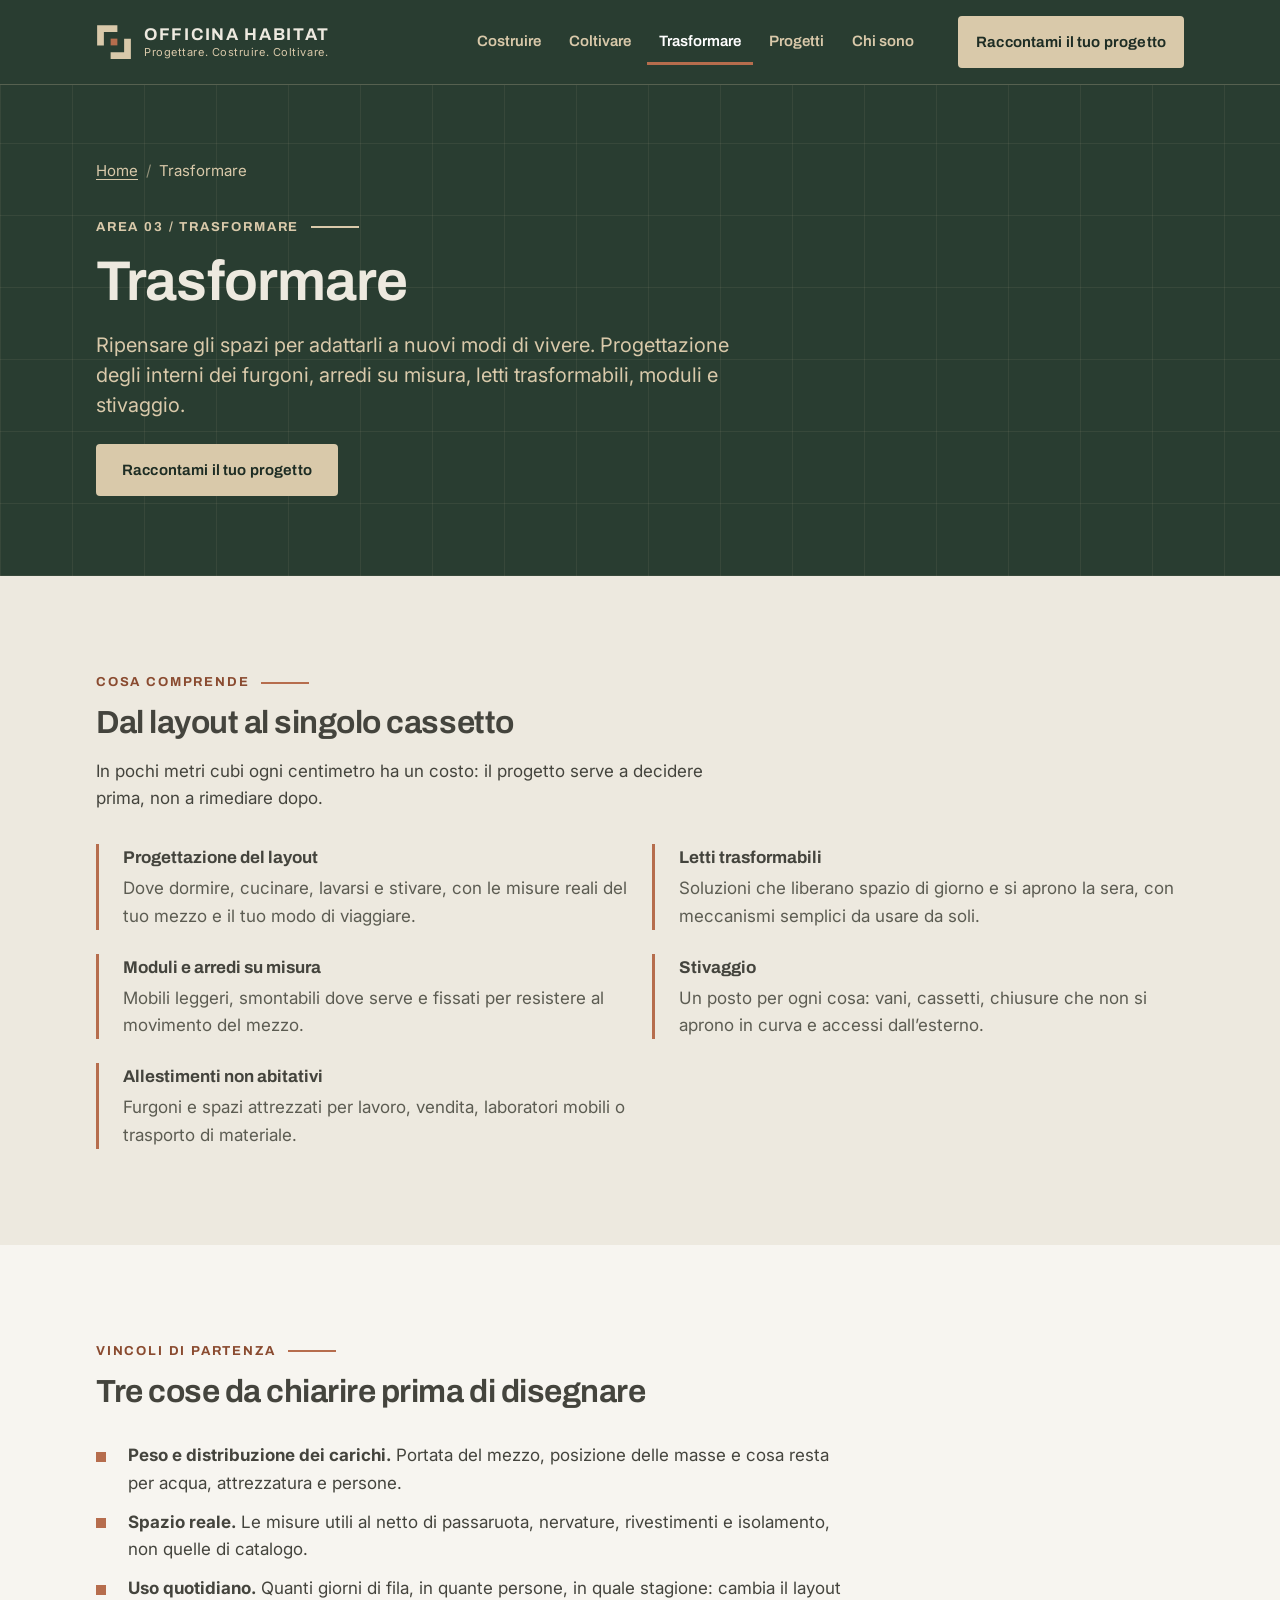
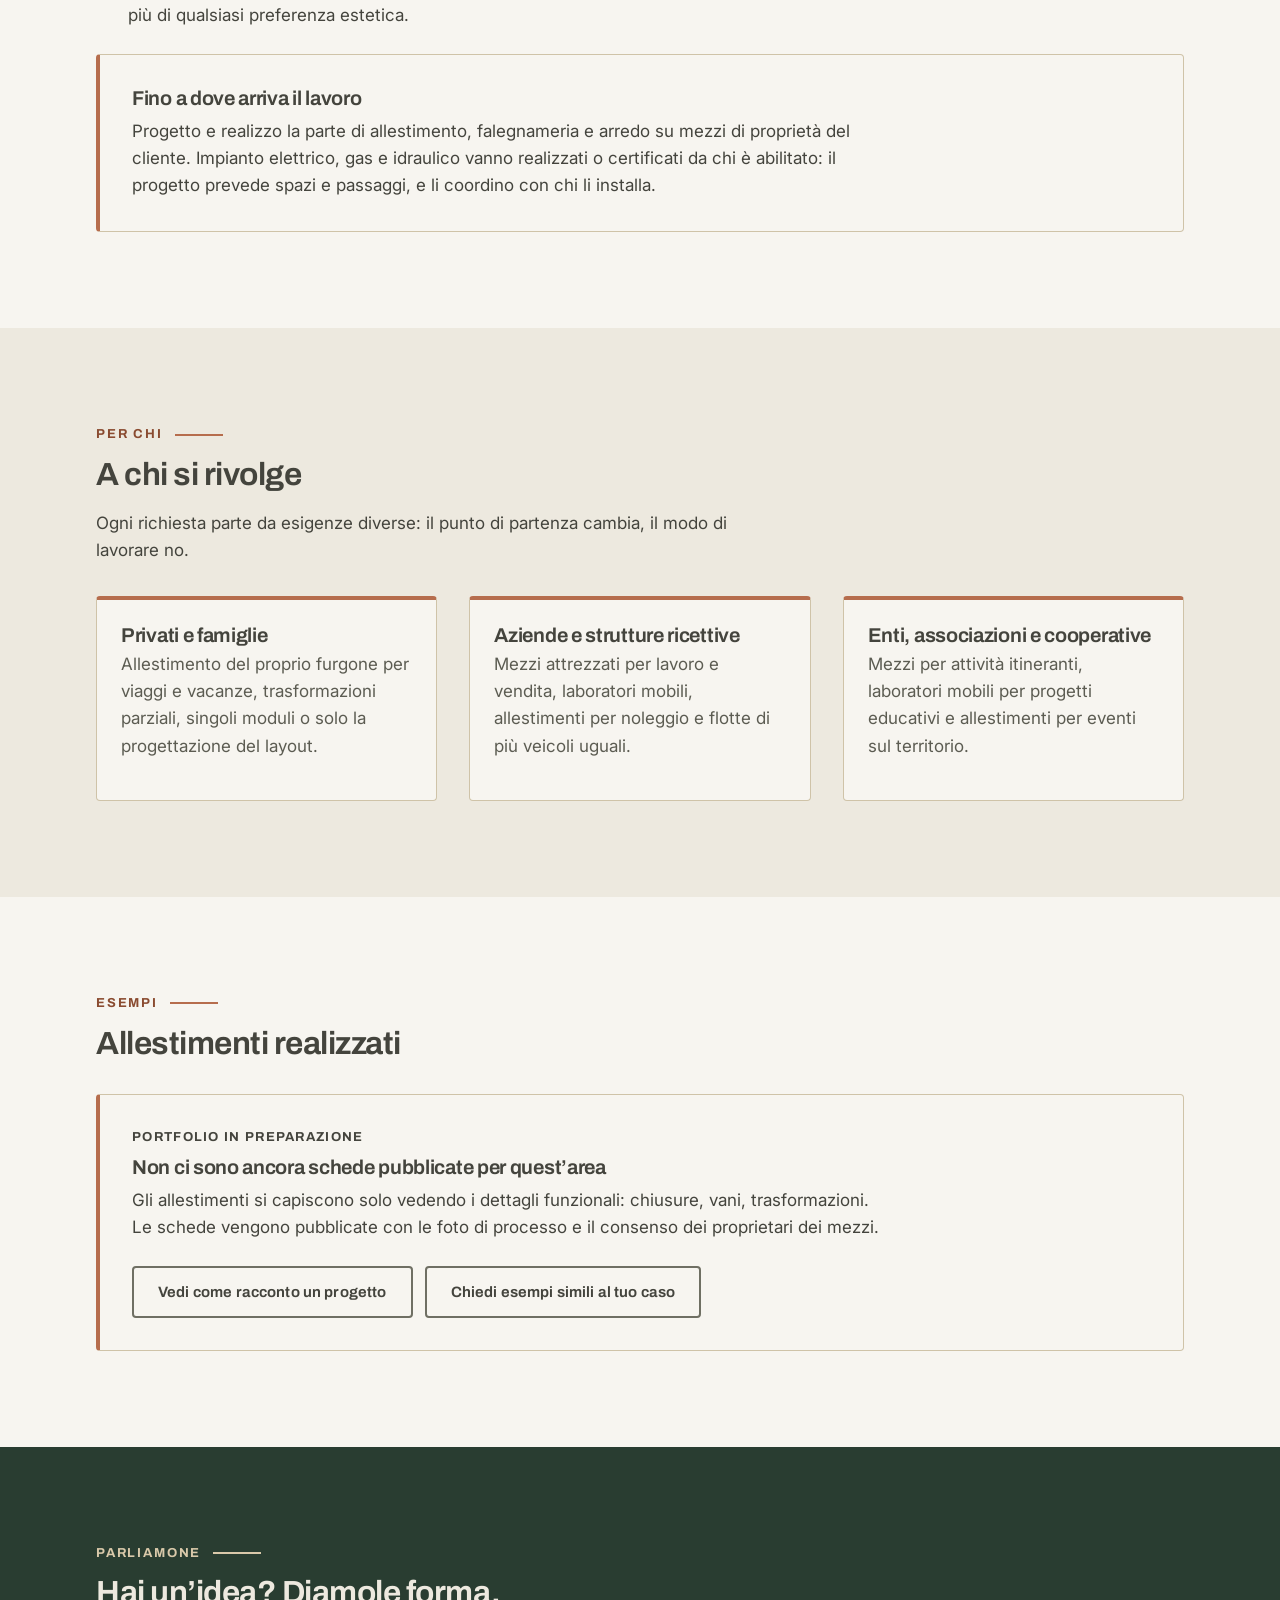
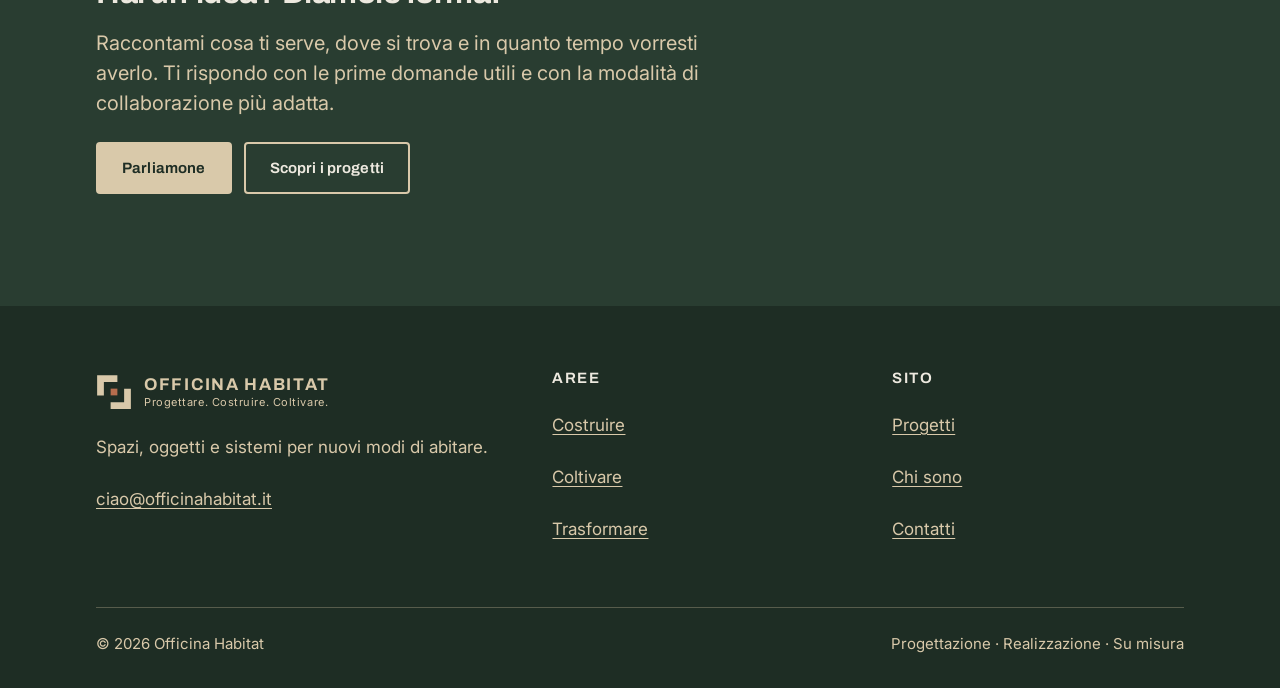
<file: trasformare.html>
<!doctype html>
<html lang="it">
<head>
  <meta charset="utf-8">
  <meta name="viewport" content="width=device-width, initial-scale=1">
  <title>Trasformare &mdash; allestimenti e interni per furgoni | Officina Habitat</title>
  <meta name="description" content="Progettazione degli interni dei furgoni: layout, letti trasformabili, moduli, arredi su misura e soluzioni di stivaggio.">
  <meta name="theme-color" content="#293D31">
  <meta property="og:title" content="Trasformare &mdash; allestimenti e interni per furgoni | Officina Habitat">
  <meta property="og:description" content="Progettazione degli interni dei furgoni: layout, letti trasformabili, moduli, arredi su misura e soluzioni di stivaggio.">
  <meta property="og:type" content="website">
  <meta property="og:locale" content="it_IT">
  <link rel="icon" href="assets/img/favicon.svg" type="image/svg+xml">
  <link rel="preconnect" href="https://fonts.googleapis.com">
  <link rel="preconnect" href="https://fonts.gstatic.com" crossorigin>
  <link rel="stylesheet" href="https://fonts.googleapis.com/css2?family=Archivo:wght@400;500;600;700&amp;family=Inter:wght@400;500;600&amp;family=Fraunces:ital,wght@1,400&amp;display=swap">
  <link rel="stylesheet" href="assets/css/style.css">
</head>
<body>
  <a class="salta" href="#principale">Salta al contenuto</a>

  <header class="testa">
    <div class="contenitore testa__interno">
      <a class="marchio" href="index.html">
        <svg class="marchio__segno" viewBox="0 0 32 32" aria-hidden="true" focusable="false"><path d="M1 1h18v6H7v12H1V1Z" fill="currentColor"/><path d="M31 31H13v-6h12V13h6v18Z" fill="currentColor"/><rect x="13" y="13" width="6" height="6" fill="#B66D4D"/></svg>
        <span class="marchio__testo">
          <span class="marchio__nome">Officina Habitat</span>
          <span class="marchio__payoff">Progettare. Costruire. Coltivare.</span>
        </span>
      </a>
      <p class="testa__cta"><a class="btn btn--primario" href="contatti.html">Raccontami il tuo progetto</a></p>
      <nav class="nav-primaria" aria-label="Sezioni del sito">
        <ul class="nav-primaria__lista">
          <li><a href="costruire.html">Costruire</a></li>
          <li><a href="coltivare.html">Coltivare</a></li>
          <li><a href="trasformare.html" aria-current="page">Trasformare</a></li>
          <li><a href="progetti.html">Progetti</a></li>
          <li><a href="chi-sono.html">Chi sono</a></li>
        </ul>
      </nav>
    </div>
  </header>

  <main id="principale" tabindex="-1">
    <section class="hero hero--pagina">
      <div class="contenitore hero__interno">
        <nav class="briciole" aria-label="Percorso">
          <ol>
            <li><a href="index.html">Home</a></li>
            <li aria-current="page">Trasformare</li>
          </ol>
        </nav>
        <p class="occhiello">Area 03 / Trasformare</p>
        <h1>Trasformare</h1>
        <p class="guida">Ripensare gli spazi per adattarli a nuovi modi di vivere. Progettazione degli interni dei furgoni, arredi su misura, letti trasformabili, moduli e stivaggio.</p>
        <p class="azioni"><a class="btn btn--primario" href="contatti.html">Raccontami il tuo progetto</a></p>
      </div>
    </section>
    <section class="sezione">
      <div class="contenitore">
        <div class="intestazione-sezione">
          <p class="occhiello">Cosa comprende</p>
          <h2>Dal layout al singolo cassetto</h2>
          <p>In pochi metri cubi ogni centimetro ha un costo: il progetto serve a decidere prima, non a rimediare dopo.</p>
        </div>
        <ul class="elenco-tratti">
          <li><strong>Progettazione del layout</strong><p>Dove dormire, cucinare, lavarsi e stivare, con le misure reali del tuo mezzo e il tuo modo di viaggiare.</p></li>
          <li><strong>Letti trasformabili</strong><p>Soluzioni che liberano spazio di giorno e si aprono la sera, con meccanismi semplici da usare da soli.</p></li>
          <li><strong>Moduli e arredi su misura</strong><p>Mobili leggeri, smontabili dove serve e fissati per resistere al movimento del mezzo.</p></li>
          <li><strong>Stivaggio</strong><p>Un posto per ogni cosa: vani, cassetti, chiusure che non si aprono in curva e accessi dall&rsquo;esterno.</p></li>
          <li><strong>Allestimenti non abitativi</strong><p>Furgoni e spazi attrezzati per lavoro, vendita, laboratori mobili o trasporto di materiale.</p></li>
        </ul>
      </div>
    </section>

    <section class="sezione su-superficie">
      <div class="contenitore">
        <div class="intestazione-sezione">
          <p class="occhiello">Vincoli di partenza</p>
          <h2>Tre cose da chiarire prima di disegnare</h2>
        </div>
        <ul class="elenco-segni">
          <li><strong>Peso e distribuzione dei carichi.</strong> Portata del mezzo, posizione delle masse e cosa resta per acqua, attrezzatura e persone.</li>
          <li><strong>Spazio reale.</strong> Le misure utili al netto di passaruota, nervature, rivestimenti e isolamento, non quelle di catalogo.</li>
          <li><strong>Uso quotidiano.</strong> Quanti giorni di fila, in quante persone, in quale stagione: cambia il layout pi&ugrave; di qualsiasi preferenza estetica.</li>
        </ul>
        <div class="stato">
          <h3>Fino a dove arriva il lavoro</h3>
          <p>Progetto e realizzo la parte di allestimento, falegnameria e arredo su mezzi di propriet&agrave; del cliente. Impianto elettrico, gas e idraulico vanno realizzati o certificati da chi &egrave; abilitato: il progetto prevede spazi e passaggi, e li coordino con chi li installa.</p>
        </div>
      </div>
    </section>

    <section class="sezione">
      <div class="contenitore">
        <div class="intestazione-sezione">
          <p class="occhiello">Per chi</p>
          <h2>A chi si rivolge</h2>
          <p>Ogni richiesta parte da esigenze diverse: il punto di partenza cambia, il modo di lavorare no.</p>
        </div>
        <div class="griglia griglia--3">
          <article class="scheda">
            <h3 class="scheda__titolo">Privati e famiglie</h3>
            <p class="scheda__messaggio">Allestimento del proprio furgone per viaggi e vacanze, trasformazioni parziali, singoli moduli o solo la progettazione del layout.</p>
          </article>
          <article class="scheda">
            <h3 class="scheda__titolo">Aziende e strutture ricettive</h3>
            <p class="scheda__messaggio">Mezzi attrezzati per lavoro e vendita, laboratori mobili, allestimenti per noleggio e flotte di pi&ugrave; veicoli uguali.</p>
          </article>
          <article class="scheda">
            <h3 class="scheda__titolo">Enti, associazioni e cooperative</h3>
            <p class="scheda__messaggio">Mezzi per attivit&agrave; itineranti, laboratori mobili per progetti educativi e allestimenti per eventi sul territorio.</p>
          </article>
        </div>
      </div>
    </section>
    <section class="sezione su-superficie">
      <div class="contenitore">
        <div class="intestazione-sezione">
          <p class="occhiello">Esempi</p>
          <h2>Allestimenti realizzati</h2>
        </div>
        <div class="stato">
          <span class="stato__segno">Portfolio in preparazione</span>
          <h3>Non ci sono ancora schede pubblicate per quest&rsquo;area</h3>
          <p>Gli allestimenti si capiscono solo vedendo i dettagli funzionali: chiusure, vani, trasformazioni. Le schede vengono pubblicate con le foto di processo e il consenso dei proprietari dei mezzi.</p>
          <p class="azioni">
            <a class="btn btn--secondario" href="progetti.html">Vedi come racconto un progetto</a>
            <a class="btn btn--secondario" href="contatti.html">Chiedi esempi simili al tuo caso</a>
          </p>
        </div>
      </div>
    </section>
    <section class="sezione su-verde">
      <div class="contenitore">
        <p class="occhiello">Parliamone</p>
        <h2>Hai un&rsquo;idea? Diamole forma.</h2>
        <p class="guida misura-breve">Raccontami cosa ti serve, dove si trova e in quanto tempo vorresti averlo. Ti rispondo con le prime domande utili e con la modalit&agrave; di collaborazione pi&ugrave; adatta.</p>
        <p class="azioni">
          <a class="btn btn--primario" href="contatti.html">Parliamone</a>
          <a class="btn btn--secondario" href="progetti.html">Scopri i progetti</a>
        </p>
      </div>
    </section>

  </main>

  <footer class="pie">
    <div class="contenitore">
      <div class="pie__griglia">
        <div>
          <a class="marchio" href="index.html">
            <svg class="marchio__segno" viewBox="0 0 32 32" aria-hidden="true" focusable="false"><path d="M1 1h18v6H7v12H1V1Z" fill="currentColor"/><path d="M31 31H13v-6h12V13h6v18Z" fill="currentColor"/><rect x="13" y="13" width="6" height="6" fill="#B66D4D"/></svg>
            <span class="marchio__testo">
              <span class="marchio__nome">Officina Habitat</span>
              <span class="marchio__payoff">Progettare. Costruire. Coltivare.</span>
            </span>
          </a>
          <p style="margin-top:1rem">Spazi, oggetti e sistemi per nuovi modi di abitare.</p>
          <p><a href="mailto:ciao@officinahabitat.it">ciao@officinahabitat.it</a></p>
        </div>
        <div>
          <h2>Aree</h2>
          <ul>
            <li><a href="costruire.html">Costruire</a></li>
            <li><a href="coltivare.html">Coltivare</a></li>
            <li><a href="trasformare.html">Trasformare</a></li>
          </ul>
        </div>
        <div>
          <h2>Sito</h2>
          <ul>
            <li><a href="progetti.html">Progetti</a></li>
            <li><a href="chi-sono.html">Chi sono</a></li>
            <li><a href="contatti.html">Contatti</a></li>
          </ul>
        </div>
      </div>
      <div class="pie__chiusura">
        <p>&copy; 2026 Officina Habitat</p>
        <p>Progettazione &middot; Realizzazione &middot; Su misura</p>
      </div>
    </div>
  </footer>
</body>
</html>
</file>
<file: assets/css/style.css>
/* ==========================================================================
   OFFICINA HABITAT — sistema visivo
   Palette e indicazioni da Brand Guidelines v1.0 (novembre 2026).
   Contrasti calcolati con la formula WCAG 2.x (vedi README).
   ========================================================================== */

:root {
  /* --- Colore: palette di marca --- */
  --c-verde:            #293D31; /* principale */
  --c-verde-scuro:      #1E2D24;
  --c-terracotta:       #B66D4D; /* accento: superfici, bordi, testo grande */
  --c-terracotta-testo: #8A4B30; /* accento per testo piccolo su chiaro (5,6:1) */
  --c-sabbia:           #D9C9AA;
  --c-avorio:           #EDE9DF; /* sfondo chiaro */
  --c-carbone:          #44443D; /* testo */

  /* --- Colore: derivati funzionali --- */
  --c-superficie:    #F7F5F0;
  --c-testo:         var(--c-carbone);
  --c-testo-sec:     #5C5C52; /* 5,6:1 su avorio */
  --c-bordo-campo:   #6F6F63; /* 4,2:1 su avorio */
  --c-linea:         #CFC3A8; /* divisori decorativi */
  --c-su-verde:      var(--c-avorio);
  --c-su-verde-sec:  var(--c-sabbia);

  /* --- Semantici --- */
  --c-errore:   #9A2F21;
  --c-successo: #2E5E3A;

  /* --- Spazio: multipli di 4 --- */
  --s-1: .25rem; --s-2: .5rem;  --s-3: .75rem; --s-4: 1rem;
  --s-5: 1.5rem; --s-6: 2rem;   --s-7: 3rem;  --s-8: 4rem;
  --s-9: 6rem;

  /* --- Testo --- */
  --f-titolo: "Archivo", "Helvetica Neue", Arial, sans-serif;
  --f-corpo:  "Inter", -apple-system, BlinkMacSystemFont, "Segoe UI", Arial, sans-serif;
  --f-caldo:  "Fraunces", Georgia, serif;

  --t-xs:   .8125rem;
  --t-sm:   .9375rem;
  --t-base: 1.0625rem;
  --t-lg:   1.25rem;
  --t-xl:   1.5rem;
  --t-2xl:  2rem;
  --t-3xl:  clamp(2.25rem, 6vw, 3.5rem);

  /* --- Varie --- */
  --r-sm: 2px;
  --r-md: 4px;
  --larghezza: 72rem;
  --misura: 68ch;
  --t-veloce: .15s;
  --t-media: .25s;
}

/* --------------------------------------------------------- reset essenziale */
*, *::before, *::after { box-sizing: border-box; }
html { -webkit-text-size-adjust: 100%; scroll-behavior: smooth; }
body {
  margin: 0;
  font-family: var(--f-corpo);
  font-size: var(--t-base);
  line-height: 1.6;
  color: var(--c-testo);
  background: var(--c-avorio);
  -webkit-font-smoothing: antialiased;
}
img, svg { display: block; max-width: 100%; }
h1, h2, h3, h4 {
  font-family: var(--f-titolo);
  font-weight: 650;
  line-height: 1.15;
  letter-spacing: -.015em;
  margin: 0 0 var(--s-4);
  text-wrap: balance;
}
h1 { font-size: var(--t-3xl); }
h2 { font-size: var(--t-2xl); }
h3 { font-size: var(--t-lg); }
h4 { font-size: var(--t-base); }
p, li { max-width: var(--misura); }
p { margin: 0 0 var(--s-4); }
a { color: var(--c-terracotta-testo); text-decoration-thickness: 1px; text-underline-offset: .18em; }
a:hover { color: var(--c-verde); }
hr { border: 0; border-top: 1px solid var(--c-linea); margin: var(--s-7) 0; }

@media (prefers-reduced-motion: reduce) {
  html { scroll-behavior: auto; }
  *, *::before, *::after {
    animation-duration: .01ms !important;
    transition-duration: .01ms !important;
  }
}

/* ------------------------------------------------------------------- focus */
:focus-visible {
  outline: 3px solid var(--c-terracotta);
  outline-offset: 2px;
  border-radius: var(--r-sm);
}
.su-verde :focus-visible, .pie :focus-visible { outline-color: var(--c-sabbia); }

.salta {
  position: absolute; left: var(--s-4); top: -4rem;
  z-index: 100;
  background: var(--c-verde); color: var(--c-su-verde);
  padding: var(--s-3) var(--s-4);
  font-weight: 600; text-decoration: none;
  transition: top var(--t-veloce) ease;
}
.salta:focus { top: var(--s-4); color: var(--c-su-verde); }
/* main riceve il focus dopo il link di salto, ma senza anello visibile */
#principale:focus { outline: none; }

/* ------------------------------------------------------------- impaginazione */
.contenitore {
  width: 100%;
  max-width: var(--larghezza);
  margin-inline: auto;
  padding-inline: var(--s-4);
}
@media (min-width: 48rem) { .contenitore { padding-inline: var(--s-6); } }

.sezione { padding-block: var(--s-8); }
@media (min-width: 48rem) { .sezione { padding-block: var(--s-9); } }
.sezione--compatta { padding-block: var(--s-7); }

.su-verde { background: var(--c-verde); color: var(--c-su-verde); }
.su-verde h2, .su-verde h3 { color: var(--c-su-verde); }
.su-verde a { color: var(--c-sabbia); }
.su-verde a:hover { color: #fff; }
.su-sabbia { background: var(--c-sabbia); }
.su-superficie { background: var(--c-superficie); }

.occhiello {
  font-family: var(--f-titolo);
  font-size: var(--t-xs);
  font-weight: 700;
  letter-spacing: .14em;
  text-transform: uppercase;
  color: var(--c-terracotta-testo);
  margin: 0 0 var(--s-3);
  display: flex; align-items: center; gap: var(--s-3);
}
.occhiello::after {
  content: ""; flex: 1 1 2rem; max-width: 3rem;
  height: 2px; background: var(--c-terracotta);
}
.su-verde .occhiello { color: var(--c-sabbia); }
.su-verde .occhiello::after { background: var(--c-sabbia); }

.guida { font-size: var(--t-lg); line-height: 1.5; color: var(--c-testo-sec); }
.su-verde .guida { color: var(--c-su-verde-sec); }
.testo-sec { color: var(--c-testo-sec); }
.misura-breve { max-width: 48ch; }

/* ------------------------------------------------------------------ pulsanti */
.btn {
  display: inline-flex; align-items: center; justify-content: center;
  gap: var(--s-2);
  min-height: 2.875rem; /* 46px */
  padding: var(--s-3) var(--s-5);
  font-family: var(--f-titolo);
  font-size: var(--t-sm);
  font-weight: 650;
  letter-spacing: .01em;
  text-decoration: none;
  border: 2px solid transparent;
  border-radius: var(--r-md);
  cursor: pointer;
  transition: background var(--t-veloce) ease, color var(--t-veloce) ease,
              border-color var(--t-veloce) ease, transform var(--t-veloce) ease;
}
.btn:active { transform: translateY(1px); }

.btn--primario { background: var(--c-verde); color: var(--c-avorio); border-color: var(--c-verde); }
.btn--primario:hover { background: var(--c-verde-scuro); border-color: var(--c-verde-scuro); color: var(--c-avorio); }

.btn--secondario { background: transparent; color: var(--c-carbone); border-color: var(--c-bordo-campo); }
.btn--secondario:hover { background: var(--c-sabbia); color: var(--c-verde); border-color: var(--c-verde); }

.su-verde .btn--primario { background: var(--c-sabbia); color: var(--c-verde-scuro); border-color: var(--c-sabbia); }
.su-verde .btn--primario:hover { background: #fff; color: var(--c-verde-scuro); border-color: #fff; }
.su-verde .btn--secondario { color: var(--c-avorio); border-color: var(--c-sabbia); }
.su-verde .btn--secondario:hover { background: rgba(217,201,170,.18); color: #fff; border-color: var(--c-avorio); }

.azioni { display: flex; flex-wrap: wrap; gap: var(--s-3); margin-top: var(--s-5); }
.azioni p, .azioni li { max-width: none; }

.link-avanti {
  display: inline-flex; align-items: center; gap: var(--s-2);
  font-family: var(--f-titolo); font-weight: 650; font-size: var(--t-sm);
  text-decoration: none;
  border-bottom: 2px solid currentColor;
  padding-block: var(--s-1);
  min-height: 2.75rem;
}
.link-avanti:hover { gap: var(--s-3); }

/* ------------------------------------------------------------------- header */
.testa {
  /* Su telefono l'intestazione e' alta (marchio + pulsante + cinque voci):
     resta nel flusso. Da tablet in su diventa fissa. */
  position: static; z-index: 50;
  background: var(--c-verde);
  color: var(--c-su-verde);
  border-bottom: 1px solid rgba(217,201,170,.25);
}
.testa__interno {
  display: flex; flex-wrap: wrap; align-items: center;
  gap: var(--s-2) var(--s-4);
  padding-block: var(--s-3);
}
.marchio {
  order: 1;
  display: inline-flex; align-items: center; gap: var(--s-3);
  text-decoration: none; color: var(--c-avorio);
  padding-block: var(--s-1);
}
.marchio:hover { color: #fff; }
.marchio__segno { width: 2.25rem; height: 2.25rem; flex: none; color: var(--c-sabbia); }
.marchio__testo { display: grid; }
.marchio__nome {
  font-family: var(--f-titolo); font-weight: 700;
  font-size: var(--t-sm); letter-spacing: .1em; text-transform: uppercase;
  line-height: 1.15;
}
.marchio__payoff {
  font-size: .6875rem; letter-spacing: .05em;
  color: var(--c-sabbia); line-height: 1.3;
}

.testa__cta { order: 2; margin: 0 0 0 auto; flex: none; }
.testa__cta .btn { padding-inline: var(--s-4); }

.nav-primaria {
  order: 3; flex: 1 0 100%;
  border-top: 1px solid rgba(217,201,170,.25);
  margin-top: var(--s-1);
}
.nav-primaria__lista {
  /* Tutte le voci restano visibili: su schermi stretti vanno a capo,
     nessuna finisce fuori schermo o dentro un menu nascosto. */
  display: flex; flex-wrap: wrap; gap: var(--s-1);
  margin: 0; padding: 0; list-style: none;
}
.nav-primaria__lista::-webkit-scrollbar { display: none; }
.nav-primaria__lista li { max-width: none; }
.nav-primaria a {
  display: flex; align-items: center;
  min-height: 2.875rem;
  padding: var(--s-2) var(--s-3);
  font-family: var(--f-titolo); font-size: var(--t-sm); font-weight: 600;
  color: var(--c-sabbia); text-decoration: none; white-space: nowrap;
  border-bottom: 3px solid transparent;
}
.nav-primaria a:hover { color: #fff; border-bottom-color: rgba(217,201,170,.6); }
.nav-primaria a[aria-current="page"] { color: #fff; border-bottom-color: var(--c-terracotta); }

@media (min-width: 48rem) {
  .testa { position: sticky; top: 0; }
}

@media (min-width: 75rem) {
  .testa__interno { gap: var(--s-6); padding-block: var(--s-4); }
  .nav-primaria__lista { flex-wrap: nowrap; }
  .nav-primaria { order: 2; flex: 1 1 auto; border-top: 0; margin-top: 0; }
  .nav-primaria__lista { justify-content: flex-end; overflow: visible; }
  .testa__cta { order: 3; margin-left: 0; }
  .marchio__nome { font-size: var(--t-base); }
}

/* ---------------------------------------------------------------- hero */
.hero { background: var(--c-verde); color: var(--c-su-verde); position: relative; overflow: hidden; }
.hero::after {
  content: ""; position: absolute; inset: 0;
  background-image:
    repeating-linear-gradient(90deg, rgba(217,201,170,.08) 0 1px, transparent 1px 72px),
    repeating-linear-gradient(0deg, rgba(217,201,170,.08) 0 1px, transparent 1px 72px);
  pointer-events: none;
}
.hero__interno { position: relative; z-index: 1; padding-block: var(--s-8) var(--s-8); }
@media (min-width: 48rem) { .hero__interno { padding-block: var(--s-9); } }
.hero h1 { max-width: 24ch; }
.hero .guida { max-width: 52ch; }
.hero--pagina .hero__interno { padding-block: var(--s-7); }
@media (min-width: 48rem) { .hero--pagina .hero__interno { padding-block: var(--s-8); } }

/* Hero e header stanno su fondo verde: i componenti pensati per il fondo
   chiaro vanno ridichiarati, altrimenti il contrasto crolla. */
.hero .occhiello { color: var(--c-sabbia); }
.hero .occhiello::after { background: var(--c-sabbia); }
.hero .guida { color: var(--c-su-verde-sec); }
.hero :focus-visible { outline-color: var(--c-sabbia); }

.testa .btn--primario,
.hero .btn--primario {
  background: var(--c-sabbia); color: var(--c-verde-scuro); border-color: var(--c-sabbia);
}
.testa .btn--primario:hover,
.hero .btn--primario:hover {
  background: #fff; color: var(--c-verde-scuro); border-color: #fff;
}
.hero .btn--secondario { color: var(--c-avorio); border-color: var(--c-sabbia); }
.hero .btn--secondario:hover {
  background: rgba(217,201,170,.18); color: #fff; border-color: var(--c-avorio);
}

/* --------------------------------------------------------------- briciole */
.briciole { font-size: var(--t-sm); margin-bottom: var(--s-5); }
.briciole ol {
  display: flex; flex-wrap: wrap; align-items: center; gap: var(--s-2);
  margin: 0; padding: 0; list-style: none;
}
.briciole li { max-width: none; color: var(--c-su-verde-sec); }
.briciole li + li::before { content: "/"; margin-right: var(--s-2); opacity: .6; }
.briciole a { color: var(--c-sabbia); }

/* ---------------------------------------------------------------- griglie */
.griglia { display: grid; gap: var(--s-5); }
.griglia--2 { grid-template-columns: 1fr; }
.griglia--3 { grid-template-columns: 1fr; }
.griglia--4 { grid-template-columns: 1fr; }
@media (min-width: 40rem) {
  .griglia--2, .griglia--4 { grid-template-columns: repeat(2, 1fr); }
}
@media (min-width: 58rem) {
  .griglia--3 { grid-template-columns: repeat(3, 1fr); }
  .griglia--4 { grid-template-columns: repeat(4, 1fr); }
  .griglia { gap: var(--s-6); }
}
.griglia > * { min-width: 0; }
.griglia p, .griglia li, .griglia h2, .griglia h3 { max-width: none; }

.intestazione-sezione { max-width: 60ch; margin-bottom: var(--s-6); }
.intestazione-sezione p { max-width: 60ch; }

/* ------------------------------------------------------------------ scheda */
.scheda {
  display: flex; flex-direction: column;
  background: var(--c-superficie);
  border: 1px solid var(--c-linea);
  border-top: 4px solid var(--c-terracotta);
  border-radius: var(--r-md);
  padding: var(--s-5);
}
.su-verde .scheda {
  background: rgba(247,245,240,.06);
  border-color: rgba(217,201,170,.35);
  border-top-color: var(--c-sabbia);
}
.scheda__titolo { margin-bottom: var(--s-2); }
.scheda__titolo a { color: inherit; text-decoration: none; }
.scheda__titolo a:hover { color: var(--c-terracotta-testo); text-decoration: underline; }
.su-verde .scheda__titolo a:hover { color: var(--c-sabbia); }
.scheda__messaggio { color: var(--c-testo-sec); }
.su-verde .scheda__messaggio { color: var(--c-su-verde-sec); }
.scheda__fine { margin-top: auto; padding-top: var(--s-4); }
.scheda ul { padding-left: 1.1em; margin: 0 0 var(--s-4); }
.scheda li { margin-bottom: var(--s-2); }

.area-numero {
  font-family: var(--f-titolo); font-weight: 700;
  font-size: var(--t-sm); letter-spacing: .12em;
  color: var(--c-terracotta-testo);
  display: block; margin-bottom: var(--s-3);
}
.su-verde .area-numero { color: var(--c-sabbia); }

/* ------------------------------------------------------------- passi/metodo */
.passi { counter-reset: passo; list-style: none; margin: 0; padding: 0; display: grid; gap: var(--s-5); }
@media (min-width: 58rem) { .passi { grid-template-columns: repeat(4, 1fr); gap: var(--s-6); } }
.passi > li { max-width: none; counter-increment: passo; padding-top: var(--s-5); border-top: 2px solid var(--c-linea); }
.su-verde .passi > li { border-top-color: rgba(217,201,170,.4); }
.passi > li::before {
  content: counter(passo, decimal-leading-zero);
  display: block; margin-bottom: var(--s-2);
  font-family: var(--f-titolo); font-weight: 700; font-size: var(--t-lg);
  color: var(--c-terracotta-testo);
}
.su-verde .passi > li::before { color: var(--c-sabbia); }
.passi h3 { margin-bottom: var(--s-2); }
.passi p { margin-bottom: 0; max-width: none; color: var(--c-testo-sec); }
.su-verde .passi p { color: var(--c-su-verde-sec); }

/* ----------------------------------------------------------------- elenchi */
.elenco-tratti { list-style: none; margin: 0; padding: 0; display: grid; gap: var(--s-5); }
@media (min-width: 40rem) { .elenco-tratti { grid-template-columns: repeat(2, 1fr); } }
.elenco-tratti > li { max-width: none; padding-left: var(--s-5); border-left: 3px solid var(--c-terracotta); }
.su-verde .elenco-tratti > li { border-left-color: var(--c-sabbia); }
.elenco-tratti strong { display: block; font-family: var(--f-titolo); font-size: var(--t-base); }
.elenco-tratti p { margin: var(--s-1) 0 0; max-width: none; color: var(--c-testo-sec); }
.su-verde .elenco-tratti p { color: var(--c-su-verde-sec); }

.elenco-segni { list-style: none; margin: 0 0 var(--s-5); padding: 0; }
.elenco-segni li {
  position: relative; padding-left: var(--s-6); margin-bottom: var(--s-3);
}
.elenco-segni li::before {
  content: ""; position: absolute; left: 0; top: .55em;
  width: 10px; height: 10px; background: var(--c-terracotta);
}
.su-verde .elenco-segni li::before { background: var(--c-sabbia); }

.parole-chiave { display: flex; flex-wrap: wrap; gap: var(--s-2); list-style: none; margin: 0; padding: 0; }
.parole-chiave li {
  max-width: none;
  font-family: var(--f-titolo); font-size: var(--t-sm); font-weight: 600;
  padding: var(--s-2) var(--s-3);
  background: var(--c-sabbia); color: var(--c-verde-scuro);
  border-radius: var(--r-sm);
}

/* ------------------------------------------------------------------ citazione */
.citazione { margin: 0; max-width: 46ch; }
.citazione blockquote { margin: 0; }
.citazione p {
  font-family: var(--f-caldo);
  font-style: italic;
  font-size: var(--t-xl);
  line-height: 1.4;
  max-width: none;
}
.citazione footer { font-size: var(--t-sm); color: var(--c-su-verde-sec); }

/* --------------------------------------------------------------- confronto */
.confronto { display: grid; gap: var(--s-5); }
@media (min-width: 48rem) { .confronto { grid-template-columns: repeat(2, 1fr); } }
.confronto > div { padding: var(--s-5); border: 1px solid var(--c-linea); border-radius: var(--r-md); background: var(--c-superficie); }
.confronto h3 { display: flex; align-items: center; gap: var(--s-2); font-size: var(--t-base); }
.confronto ul { margin: 0; padding-left: 1.1em; }
.confronto li { margin-bottom: var(--s-2); max-width: none; }
.confronto--si { border-left: 4px solid var(--c-successo); }
.confronto--no { border-left: 4px solid var(--c-errore); }
.marca { font-family: var(--f-titolo); font-size: var(--t-xs); font-weight: 700; letter-spacing: .08em; text-transform: uppercase; }
.marca--si { color: var(--c-successo); }
.marca--no { color: var(--c-errore); }

/* ---------------------------------------------------------- segnaposto foto */
.media-segnaposto {
  aspect-ratio: 4 / 3;
  display: grid; place-items: center;
  padding: var(--s-4);
  background-color: var(--c-sabbia);
  background-image: repeating-linear-gradient(135deg,
    rgba(41,61,49,.10) 0 2px, transparent 2px 14px);
  border: 1px dashed var(--c-verde);
  border-radius: var(--r-sm);
  margin: 0 0 var(--s-4);
}
.media-segnaposto span {
  font-family: var(--f-titolo); font-size: var(--t-xs); font-weight: 700;
  letter-spacing: .1em; text-transform: uppercase;
  color: var(--c-verde-scuro); text-align: center;
}

/* --------------------------------------------------------- stato vuoto/esito */
.stato {
  padding: var(--s-6);
  border: 1px solid var(--c-linea);
  border-left: 4px solid var(--c-terracotta);
  border-radius: var(--r-md);
  background: var(--c-superficie);
}
.stato h3 { margin-bottom: var(--s-2); }
.stato p:last-of-type { margin-bottom: 0; }
.stato--esito { border-left-color: var(--c-successo); }
.stato--guasto { border-left-color: var(--c-errore); }
.stato__segno { font-family: var(--f-titolo); font-size: var(--t-xs); font-weight: 700; letter-spacing: .1em; text-transform: uppercase; display: block; margin-bottom: var(--s-2); }
.stato--esito .stato__segno { color: var(--c-successo); }
.stato--guasto .stato__segno { color: var(--c-errore); }

/* ------------------------------------------------------------------- filtri */
.filtri { margin-bottom: var(--s-6); }
.filtri__etichetta { font-family: var(--f-titolo); font-size: var(--t-sm); font-weight: 650; margin: 0 0 var(--s-3); }
.filtri__gruppo { display: flex; flex-wrap: wrap; gap: var(--s-2); }
.filtro {
  min-height: 2.75rem;
  padding: var(--s-2) var(--s-4);
  font-family: var(--f-titolo); font-size: var(--t-sm); font-weight: 600;
  background: transparent; color: var(--c-carbone);
  border: 2px solid var(--c-bordo-campo); border-radius: var(--r-md);
  cursor: pointer;
}
.filtro:hover { background: var(--c-sabbia); border-color: var(--c-verde); }
.filtro[aria-pressed="true"] {
  background: var(--c-verde); color: var(--c-avorio); border-color: var(--c-verde);
}
.filtro[aria-pressed="true"]::before { content: "\2713\00a0"; }

/* --------------------------------------------------------------------- form */
.form { max-width: 34rem; }
.campo { margin-bottom: var(--s-5); }
.campo > label, .campo > .campo__legenda {
  display: block;
  font-family: var(--f-titolo); font-size: var(--t-sm); font-weight: 650;
  margin-bottom: var(--s-2);
}
.campo__nota { display: block; font-family: var(--f-corpo); font-weight: 400; font-size: var(--t-sm); color: var(--c-testo-sec); margin-top: var(--s-1); }
.facolt { font-family: var(--f-corpo); font-weight: 400; color: var(--c-testo-sec); }
input[type="text"], input[type="email"], input[type="tel"], select, textarea {
  width: 100%;
  min-height: 2.875rem;
  padding: var(--s-3);
  font-family: var(--f-corpo); font-size: var(--t-base); color: var(--c-testo);
  background: #fff;
  border: 2px solid var(--c-bordo-campo);
  border-radius: var(--r-md);
}
textarea { min-height: 9rem; resize: vertical; line-height: 1.6; }
select {
  appearance: none;
  background-image: linear-gradient(45deg, transparent 50%, var(--c-carbone) 50%),
                    linear-gradient(135deg, var(--c-carbone) 50%, transparent 50%);
  background-position: calc(100% - 20px) calc(50% + 2px), calc(100% - 14px) calc(50% + 2px);
  background-size: 6px 6px, 6px 6px;
  background-repeat: no-repeat;
  padding-right: var(--s-8);
}
input:focus, select:focus, textarea:focus { border-color: var(--c-verde); }
.campo--errore input, .campo--errore select, .campo--errore textarea { border-color: var(--c-errore); border-width: 3px; }
.errore-campo {
  display: flex; align-items: flex-start; gap: var(--s-2);
  margin-top: var(--s-2);
  font-size: var(--t-sm); font-weight: 600; color: var(--c-errore);
  max-width: none;
}
.errore-campo::before { content: "\26A0"; font-weight: 700; line-height: 1.4; }
.errore-campo:empty { display: none; }

.campo--scelta { display: flex; gap: var(--s-3); align-items: flex-start; }
.campo--scelta input[type="checkbox"] { width: 1.5rem; height: 1.5rem; min-height: 0; margin: .1rem 0 0; flex: none; accent-color: var(--c-verde); }
.campo--scelta label { font-family: var(--f-corpo); font-weight: 400; font-size: var(--t-sm); margin: 0; max-width: 52ch; }

.riepilogo-errori {
  padding: var(--s-5);
  border: 2px solid var(--c-errore);
  border-radius: var(--r-md);
  background: #FCF1EF;
  margin-bottom: var(--s-6);
}
.riepilogo-errori h3 { font-size: var(--t-base); color: var(--c-errore); margin-bottom: var(--s-3); }
.riepilogo-errori ul { margin: 0; padding-left: 1.2em; }
.riepilogo-errori li { margin-bottom: var(--s-2); max-width: none; }
.riepilogo-errori a { color: var(--c-errore); font-weight: 600; }

.privacy-nota { font-size: var(--t-sm); color: var(--c-testo-sec); max-width: 52ch; }

/* --------------------------------------------------------------------- piede */
.pie { background: var(--c-verde-scuro); color: var(--c-avorio); padding-block: var(--s-8) var(--s-6); }
.pie h2, .pie h3 { color: var(--c-avorio); font-size: var(--t-sm); letter-spacing: .1em; text-transform: uppercase; margin-bottom: var(--s-4); }
.pie a { color: var(--c-sabbia); }
.pie a:hover { color: #fff; }
.pie__griglia { display: grid; gap: var(--s-6); }
@media (min-width: 48rem) { .pie__griglia { grid-template-columns: 1.4fr 1fr 1fr; gap: var(--s-7); } }
.pie ul { list-style: none; margin: 0; padding: 0; }
.pie li { margin-bottom: var(--s-2); max-width: none; }
.pie li a { display: inline-flex; min-height: 2.5rem; align-items: center; }
.pie p { color: var(--c-su-verde-sec); }
.pie__chiusura {
  margin-top: var(--s-7); padding-top: var(--s-5);
  border-top: 1px solid rgba(217,201,170,.3);
  display: flex; flex-wrap: wrap; gap: var(--s-3) var(--s-5);
  justify-content: space-between;
  font-size: var(--t-sm); color: var(--c-su-verde-sec);
}
.pie__chiusura p { margin: 0; max-width: none; }

/* ------------------------------------------------------------------ utilità */
.solo-sr {
  position: absolute; width: 1px; height: 1px;
  padding: 0; margin: -1px; overflow: hidden;
  clip: rect(0 0 0 0); white-space: nowrap; border: 0;
}
[hidden] { display: none !important; }
.nessun-js-nascosto { display: none; }

/* --------------------------------------------- bersagli di tocco (>= 44 px) */
.scheda__titolo { margin-bottom: var(--s-1); }
.scheda__titolo a {
  display: inline-flex; align-items: center;
  min-height: 2.75rem;
}
.briciole a {
  display: inline-flex; align-items: center;
  min-height: 2.75rem;
}
.pie li a { min-height: 2.75rem; }
.pie p a {
  display: inline-flex; align-items: center;
  min-height: 2.75rem;
}
.elenco-segni a {
  display: inline-flex; align-items: center;
  min-height: 2.75rem;
}
.campo--scelta input[type="checkbox"] { width: 1.75rem; height: 1.75rem; }
</file>
